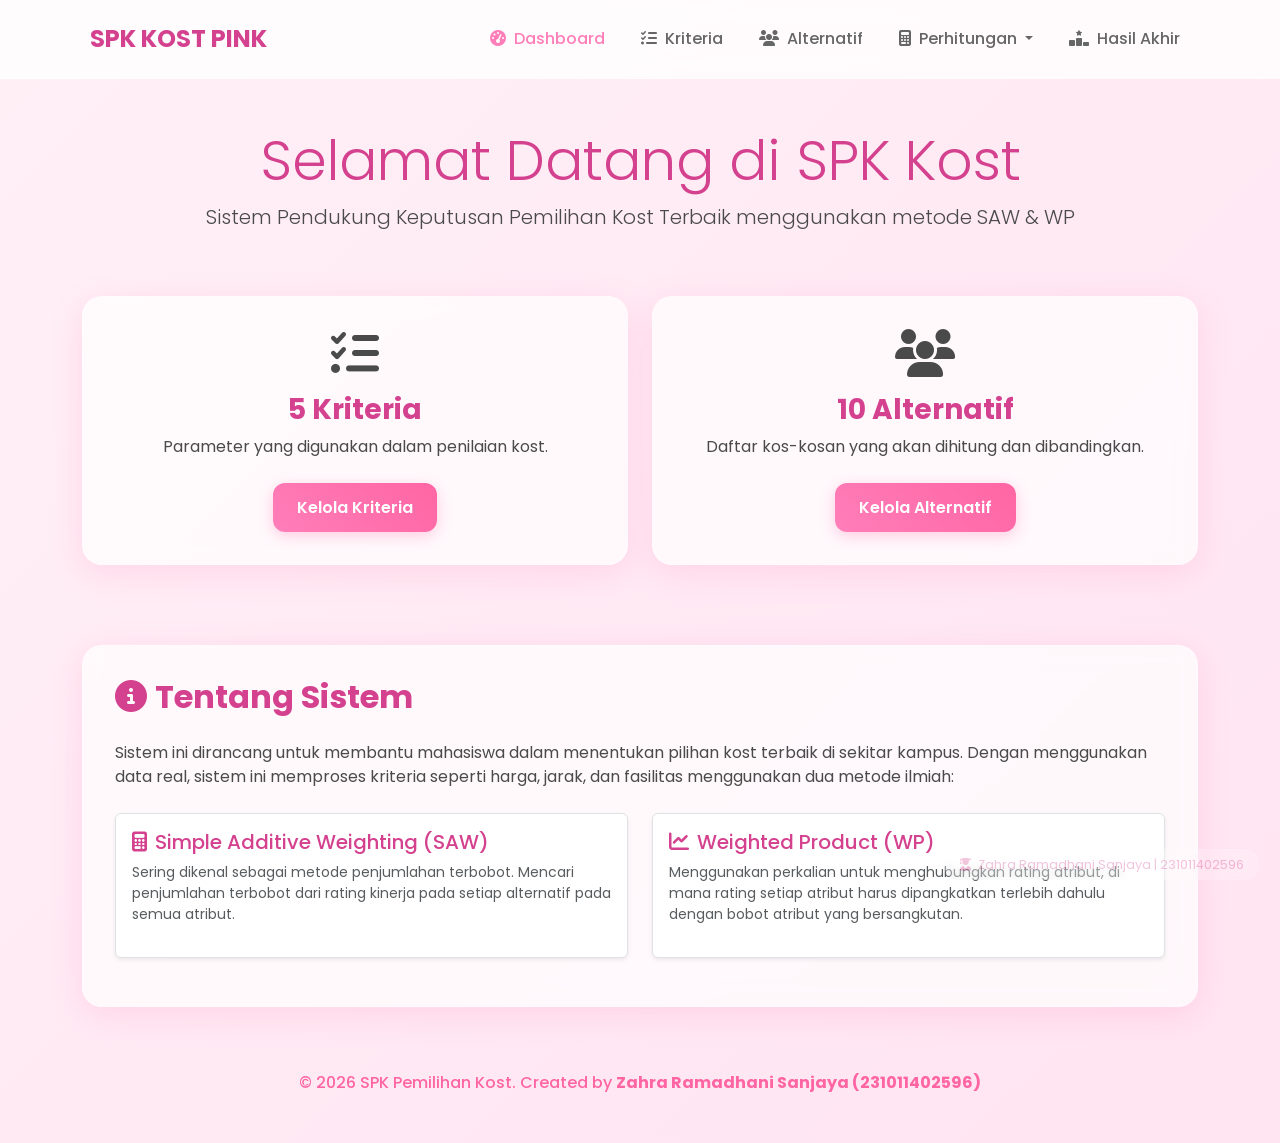
<file: index.html>
<!DOCTYPE html>
<html lang="id">

<head>
    <meta charset="UTF-8">
    <meta name="viewport" content="width=device-width, initial-scale=1.0">
    <title>SPK Pemilihan Kost - Pink Edition (Static)</title>
    <!-- Bootstrap 5 CSS -->
    <link href="https://cdn.jsdelivr.net/npm/bootstrap@5.3.0/dist/css/bootstrap.min.css" rel="stylesheet">
    <!-- Google Fonts -->
    <link href="https://fonts.googleapis.com/css2?family=Poppins:wght@300;400;500;600;700&display=swap"
        rel="stylesheet">
    <!-- Custom CSS -->
    <link rel="stylesheet" href="assets/css/style.css">
    <!-- Font Awesome -->
    <link rel="stylesheet" href="https://cdnjs.cloudflare.com/ajax/libs/font-awesome/6.4.0/css/all.min.css">
</head>

<body>
    <div id="main-content">
        <div class="row">
            <div class="col-md-12 text-center mb-5">
                <h1 class="display-4">Selamat Datang di SPK Kost</h1>
                <p class="lead">Sistem Pendukung Keputusan Pemilihan Kost Terbaik menggunakan metode SAW & WP</p>

            </div>
        </div>

        <div class="row text-center">
            <div class="col-md-6 mb-4">
                <div class="glass-card">
                    <i class="fas fa-list-check fa-3x mb-3 text-primary-pink"></i>
                    <h3 id="countK">0 Kriteria</h3>
                    <p>Parameter yang digunakan dalam penilaian kost.</p>
                    <a href="kriteria.html" class="btn btn-pink mt-2">Kelola Kriteria</a>
                </div>
            </div>
            <div class="col-md-6 mb-4">
                <div class="glass-card">
                    <i class="fas fa-users fa-3x mb-3 text-secondary-pink"></i>
                    <h3 id="countA">0 Alternatif</h3>
                    <p>Daftar kos-kosan yang akan dihitung dan dibandingkan.</p>
                    <a href="alternatif.html" class="btn btn-pink mt-2">Kelola Alternatif</a>
                </div>
            </div>
        </div>

        <div class="row mt-4">
            <div class="col-md-12">
                <div class="glass-card">
                    <h2 class="mb-4"><i class="fas fa-info-circle me-2"></i>Tentang Sistem</h2>
                    <p>Sistem ini dirancang untuk membantu mahasiswa dalam menentukan pilihan kost terbaik di sekitar
                        kampus.
                        Dengan menggunakan data real, sistem ini memproses kriteria seperti harga, jarak, dan fasilitas
                        menggunakan dua metode ilmiah:</p>
                    <div class="row mt-4">
                        <div class="col-md-6">
                            <div class="p-3 border rounded shadow-sm bg-white mb-3">
                                <h5 class="text-pink"><i class="fas fa-calculator me-2"></i>Simple Additive Weighting
                                    (SAW)</h5>
                                <p class="small text-muted">Sering dikenal sebagai metode penjumlahan terbobot. Mencari
                                    penjumlahan terbobot dari rating kinerja pada setiap alternatif pada semua atribut.
                                </p>
                            </div>
                        </div>
                        <div class="col-md-6">
                            <div class="p-3 border rounded shadow-sm bg-white mb-3">
                                <h5 class="text-pink"><i class="fas fa-chart-line me-2"></i>Weighted Product (WP)</h5>
                                <p class="small text-muted">Menggunakan perkalian untuk menghubungkan rating atribut, di
                                    mana
                                    rating setiap atribut harus dipangkatkan terlebih dahulu dengan bobot atribut yang
                                    bersangkutan.</p>
                            </div>
                        </div>
                    </div>
                </div>
            </div>
        </div>
    </div>

    <!-- Bootstrap 5 JS -->
    <script src="https://cdn.jsdelivr.net/npm/bootstrap@5.3.0/dist/js/bootstrap.bundle.min.js"></script>
    <!-- jQuery -->
    <script src="https://code.jquery.com/jquery-3.6.0.min.js"></script>
    <!-- Custom JS -->
    <script src="assets/js/data.js"></script>
    <script src="assets/js/layout.js"></script>
    <script>
        document.addEventListener('DOMContentLoaded', () => {
            document.getElementById('countK').innerText = DB.getKriteria().length + ' Kriteria';
            document.getElementById('countA').innerText = DB.getAlternatif().length + ' Alternatif';
        });
    </script>
</body>

</html>
</file>
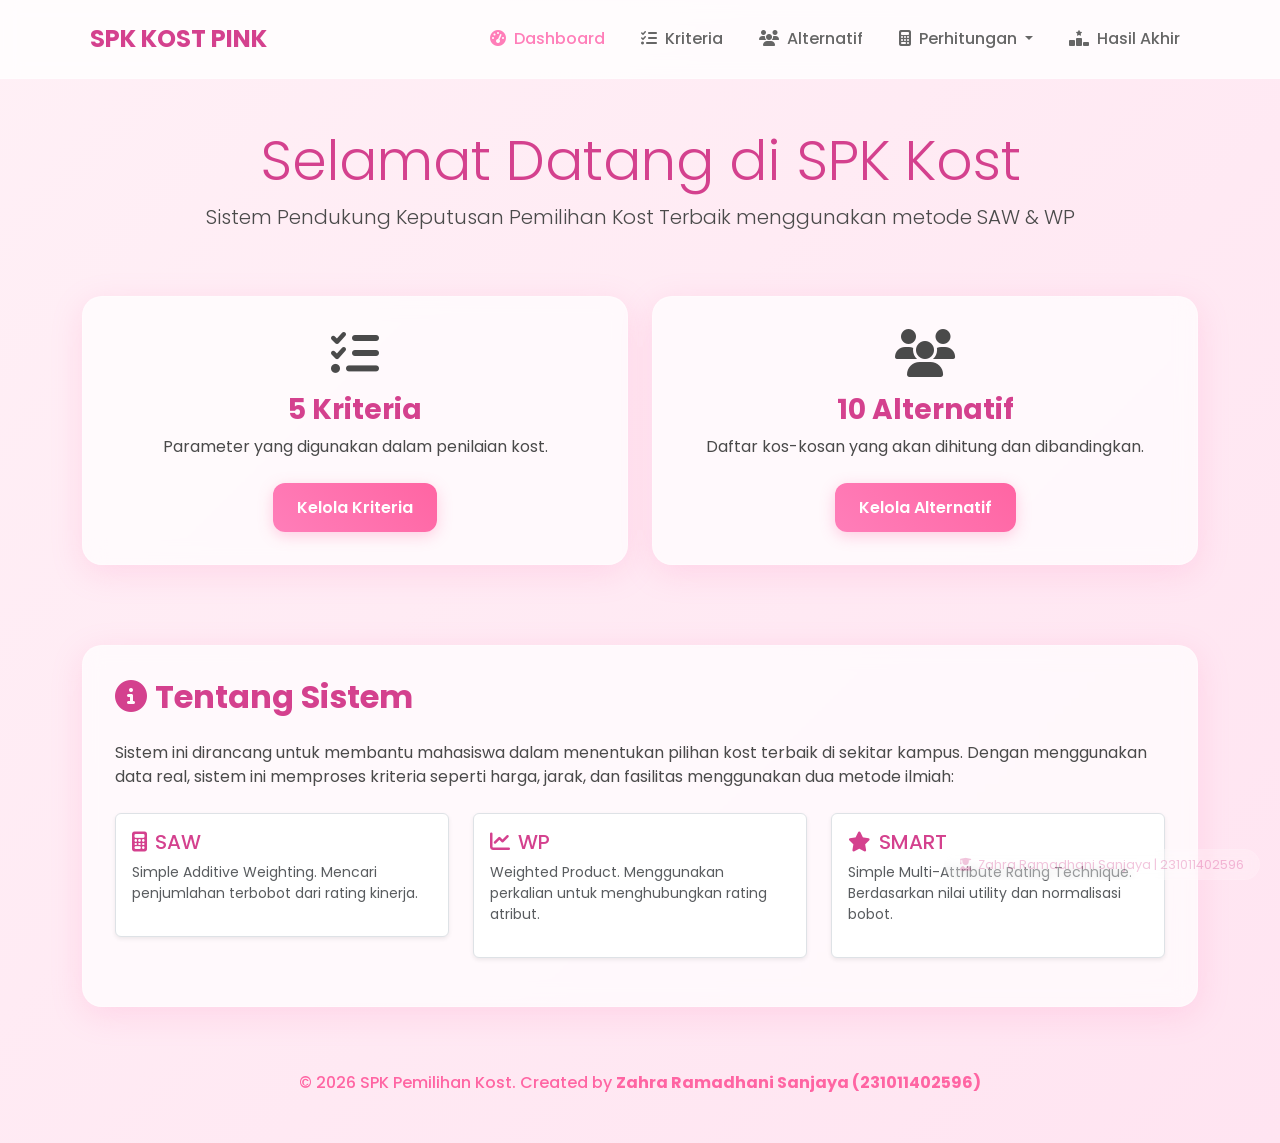
<file: web-spk-static/index.html>
<!DOCTYPE html>
<html lang="id">

<head>
    <meta charset="UTF-8">
    <meta name="viewport" content="width=device-width, initial-scale=1.0">
    <title>SPK Pemilihan Kost - Pink Edition (Static)</title>
    <!-- Bootstrap 5 CSS -->
    <link href="https://cdn.jsdelivr.net/npm/bootstrap@5.3.0/dist/css/bootstrap.min.css" rel="stylesheet">
    <!-- Google Fonts -->
    <link href="https://fonts.googleapis.com/css2?family=Poppins:wght@300;400;500;600;700&display=swap"
        rel="stylesheet">
    <!-- Custom CSS -->
    <link rel="stylesheet" href="assets/css/style.css">
    <!-- Font Awesome -->
    <link rel="stylesheet" href="https://cdnjs.cloudflare.com/ajax/libs/font-awesome/6.4.0/css/all.min.css">
</head>

<body>
    <div id="main-content">
        <div class="row">
            <div class="col-md-12 text-center mb-5">
                <h1 class="display-4">Selamat Datang di SPK Kost</h1>
                <p class="lead">Sistem Pendukung Keputusan Pemilihan Kost Terbaik menggunakan metode SAW & WP</p>

            </div>
        </div>

        <div class="row text-center">
            <div class="col-md-6 mb-4">
                <div class="glass-card">
                    <i class="fas fa-list-check fa-3x mb-3 text-primary-pink"></i>
                    <h3 id="countK">0 Kriteria</h3>
                    <p>Parameter yang digunakan dalam penilaian kost.</p>
                    <a href="kriteria.html" class="btn btn-pink mt-2">Kelola Kriteria</a>
                </div>
            </div>
            <div class="col-md-6 mb-4">
                <div class="glass-card">
                    <i class="fas fa-users fa-3x mb-3 text-secondary-pink"></i>
                    <h3 id="countA">0 Alternatif</h3>
                    <p>Daftar kos-kosan yang akan dihitung dan dibandingkan.</p>
                    <a href="alternatif.html" class="btn btn-pink mt-2">Kelola Alternatif</a>
                </div>
            </div>
        </div>

        <div class="row mt-4">
            <div class="col-md-12">
                <div class="glass-card">
                    <h2 class="mb-4"><i class="fas fa-info-circle me-2"></i>Tentang Sistem</h2>
                    <p>Sistem ini dirancang untuk membantu mahasiswa dalam menentukan pilihan kost terbaik di sekitar
                        kampus.
                        Dengan menggunakan data real, sistem ini memproses kriteria seperti harga, jarak, dan fasilitas
                        menggunakan dua metode ilmiah:</p>
                    <div class="row mt-4">
                        <div class="col-md-4">
                            <div class="p-3 border rounded shadow-sm bg-white mb-3">
                                <h5 class="text-pink"><i class="fas fa-calculator me-2"></i>SAW</h5>
                                <p class="small text-muted">Simple Additive Weighting. Mencari penjumlahan terbobot dari rating kinerja.</p>
                            </div>
                        </div>
                        <div class="col-md-4">
                            <div class="p-3 border rounded shadow-sm bg-white mb-3">
                                <h5 class="text-pink"><i class="fas fa-chart-line me-2"></i>WP</h5>
                                <p class="small text-muted">Weighted Product. Menggunakan perkalian untuk menghubungkan rating atribut.</p>
                            </div>
                        </div>
                        <div class="col-md-4">
                            <div class="p-3 border rounded shadow-sm bg-white mb-3">
                                <h5 class="text-pink"><i class="fas fa-star me-2"></i>SMART</h5>
                                <p class="small text-muted">Simple Multi-Attribute Rating Technique. Berdasarkan nilai utility dan normalisasi bobot.</p>
                            </div>
                        </div>
                    </div>
                </div>
            </div>
        </div>
    </div>

    <!-- Bootstrap 5 JS -->
    <script src="https://cdn.jsdelivr.net/npm/bootstrap@5.3.0/dist/js/bootstrap.bundle.min.js"></script>
    <!-- jQuery -->
    <script src="https://code.jquery.com/jquery-3.6.0.min.js"></script>
    <!-- Custom JS -->
    <script src="assets/js/data.js"></script>
    <script src="assets/js/layout.js"></script>
    <script>
        document.addEventListener('DOMContentLoaded', () => {
            document.getElementById('countK').innerText = DB.getKriteria().length + ' Kriteria';
            document.getElementById('countA').innerText = DB.getAlternatif().length + ' Alternatif';
        });
    </script>
</body>

</html>
</file>
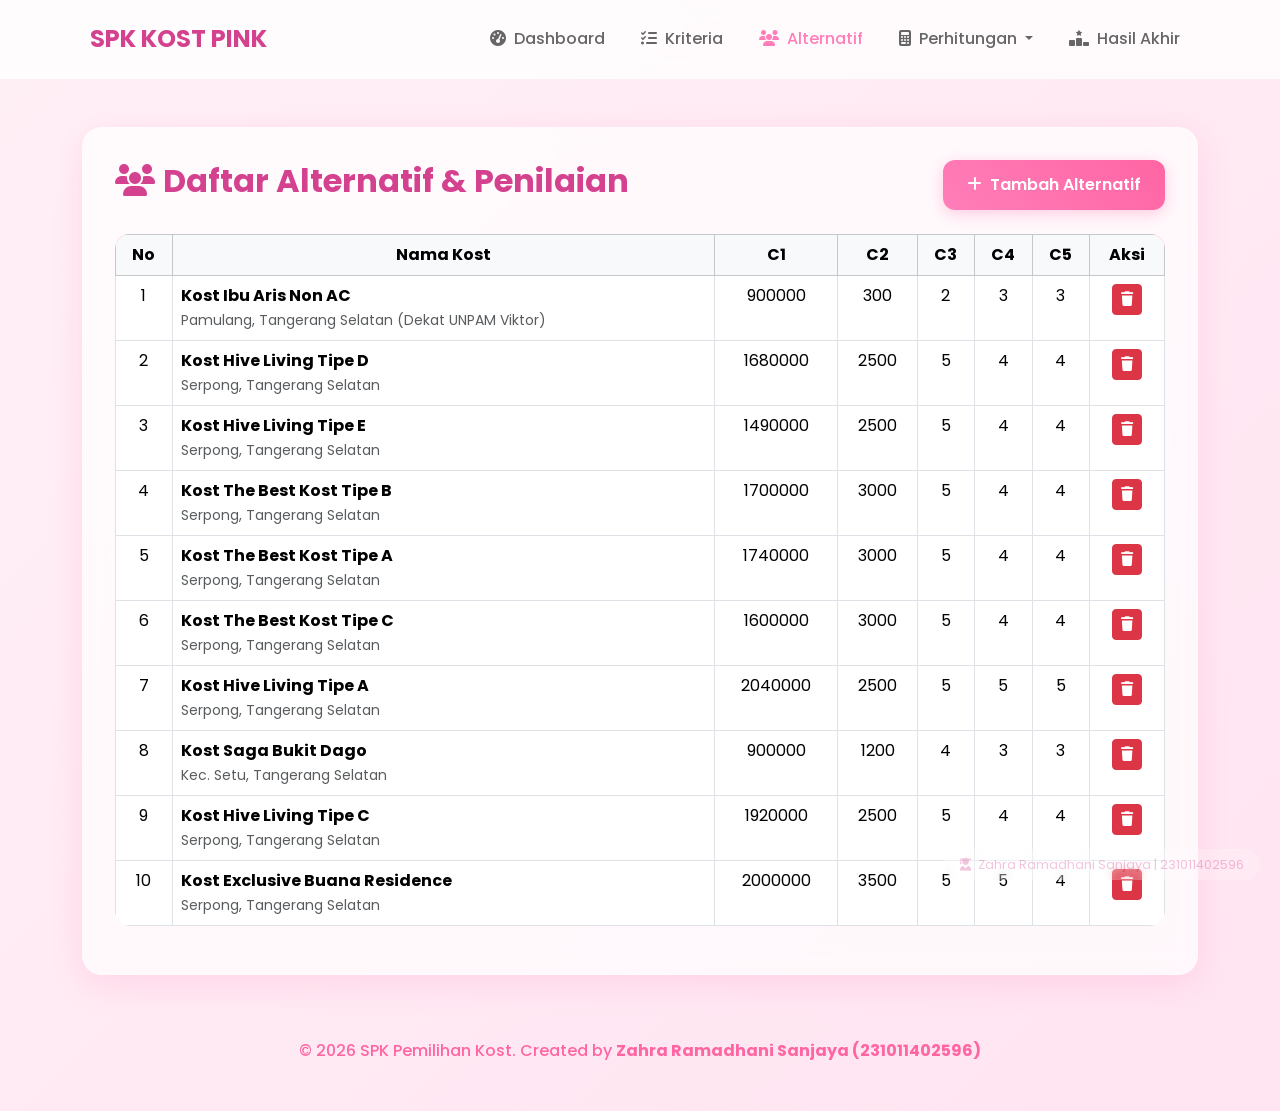
<file: alternatif.html>
<!DOCTYPE html>
<html lang="id">
<head>
    <meta charset="UTF-8">
    <meta name="viewport" content="width=device-width, initial-scale=1.0">
    <title>Kelola Alternatif - SPK Kost</title>
    <link href="https://cdn.jsdelivr.net/npm/bootstrap@5.3.0/dist/css/bootstrap.min.css" rel="stylesheet">
    <link href="https://fonts.googleapis.com/css2?family=Poppins:wght@300;400;500;600;700&display=swap" rel="stylesheet">
    <link rel="stylesheet" href="assets/css/style.css">
    <link rel="stylesheet" href="https://cdnjs.cloudflare.com/ajax/libs/font-awesome/6.4.0/css/all.min.css">
</head>
<body>
    <div id="main-content">
        <div class="row">
            <div class="col-md-12">
                <div class="glass-card">
                    <div class="d-flex justify-content-between align-items-center mb-4">
                        <h2><i class="fas fa-users me-2"></i>Daftar Alternatif & Penilaian</h2>
                        <button class="btn btn-pink" data-bs-toggle="modal" data-bs-target="#addModal">
                            <i class="fas fa-plus me-1"></i> Tambah Alternatif
                        </button>
                    </div>

                    <div class="table-responsive">
                        <table class="table table-bordered table-hover">
                            <thead class="table-light text-center">
                                <tr id="table-header">
                                    <th>No</th>
                                    <th>Nama Kost</th>
                                    <!-- Criteria columns will be injected -->
                                    <th width="100">Aksi</th>
                                </tr>
                            </thead>
                            <tbody id="alternatif-list">
                                <!-- Data injected here -->
                            </tbody>
                        </table>
                    </div>
                </div>
            </div>
        </div>
    </div>

    <!-- Add Modal -->
    <div class="modal fade" id="addModal" tabindex="-1">
        <div class="modal-dialog modal-lg">
            <div class="modal-content">
                <div class="modal-header bg-pink text-white">
                    <h5 class="modal-title">Tambah Alternatif & Penilaian</h5>
                    <button type="button" class="btn-close btn-close-white" data-bs-dismiss="modal"></button>
                </div>
                <form id="add-form">
                    <div class="modal-body">
                        <div class="row">
                            <div class="col-md-6 mb-3">
                                <label class="form-label fw-bold">Nama Kost</label>
                                <input type="text" name="nama" class="form-control" required placeholder="Contoh: Kost Mawar">
                            </div>
                            <div class="col-md-6 mb-3">
                                <label class="form-label fw-bold">Alamat</label>
                                <input type="text" name="alamat" class="form-control" required placeholder="Jl. Raya No. 123">
                            </div>
                        </div>
                        <hr>
                        <h5>Input Nilai Kriteria</h5>
                        <div id="criteria-inputs" class="row">
                            <!-- Criteria inputs injected here -->
                        </div>
                    </div>
                    <div class="modal-footer">
                        <button type="button" class="btn btn-secondary" data-bs-dismiss="modal">Batal</button>
                        <button type="submit" class="btn btn-pink">Simpan</button>
                    </div>
                </form>
            </div>
        </div>
    </div>

    <script src="https://cdn.jsdelivr.net/npm/bootstrap@5.3.0/dist/js/bootstrap.bundle.min.js"></script>
    <script src="https://code.jquery.com/jquery-3.6.0.min.js"></script>
    <script src="assets/js/data.js"></script>
    <script src="assets/js/layout.js"></script>
    <script>
        const criteria = DB.getKriteria();

        function renderHeader() {
            const header = document.getElementById('table-header');
            header.innerHTML = `<th>No</th><th>Nama Kost</th>`;
            criteria.forEach(k => {
                header.innerHTML += `<th title="${k.nama}">${k.kode}</th>`;
            });
            header.innerHTML += `<th>Aksi</th>`;
        }

        function renderInputs() {
            const container = document.getElementById('criteria-inputs');
            container.innerHTML = '';
            criteria.forEach(k => {
                container.innerHTML += `
                    <div class="col-md-4 mb-3">
                        <label class="form-label">${k.kode} - ${k.nama}</label>
                        <input type="number" name="crit_${k.id}" class="form-control" step="any" required>
                    </div>
                `;
            });
        }

        function renderAlternatif() {
            const alternatif = DB.getAlternatif();
            const penilaian = DB.getPenilaian();
            const tbody = document.getElementById('alternatif-list');
            tbody.innerHTML = '';

            alternatif.forEach((a, index) => {
                let row = `
                    <tr>
                        <td class="text-center">${index + 1}</td>
                        <td>
                            <strong>${a.nama}</strong><br>
                            <small class="text-muted">${a.alamat}</small>
                        </td>
                `;

                criteria.forEach(k => {
                    const p = penilaian.find(item => item.id_alternatif === a.id && item.id_kriteria === k.id);
                    row += `<td class="text-center">${p ? p.nilai : '-'}</td>`;
                });

                row += `
                        <td class="text-center">
                            <button class="btn btn-sm btn-danger" onclick="deleteAlternatif(${a.id})">
                                <i class="fas fa-trash"></i>
                            </button>
                        </td>
                    </tr>
                `;
                tbody.innerHTML += row;
            });
        }

        document.getElementById('add-form').addEventListener('submit', function(e) {
            e.preventDefault();
            const formData = new FormData(this);
            const altList = DB.getAlternatif();
            const penList = DB.getPenilaian();
            
            const altId = Date.now();
            const newAlt = {
                id: altId,
                nama: formData.get('nama'),
                alamat: formData.get('alamat')
            };

            altList.push(newAlt);
            
            criteria.forEach(k => {
                penList.push({
                    id_alternatif: altId,
                    id_kriteria: k.id,
                    nilai: parseFloat(formData.get(`crit_${k.id}`))
                });
            });

            DB.setAlternatif(altList);
            DB.setPenilaian(penList);
            
            bootstrap.Modal.getInstance(document.getElementById('addModal')).hide();
            this.reset();
            renderAlternatif();
        });

        window.deleteAlternatif = (id) => {
            if (confirm('Yakin ingin menghapus alternatif ini?')) {
                const altList = DB.getAlternatif().filter(a => a.id !== id);
                const penList = DB.getPenilaian().filter(p => p.id_alternatif !== id);
                DB.setAlternatif(altList);
                DB.setPenilaian(penList);
                renderAlternatif();
            }
        };

        document.addEventListener('DOMContentLoaded', () => {
            renderHeader();
            renderInputs();
            renderAlternatif();
        });
    </script>
</body>
</html>
</file>
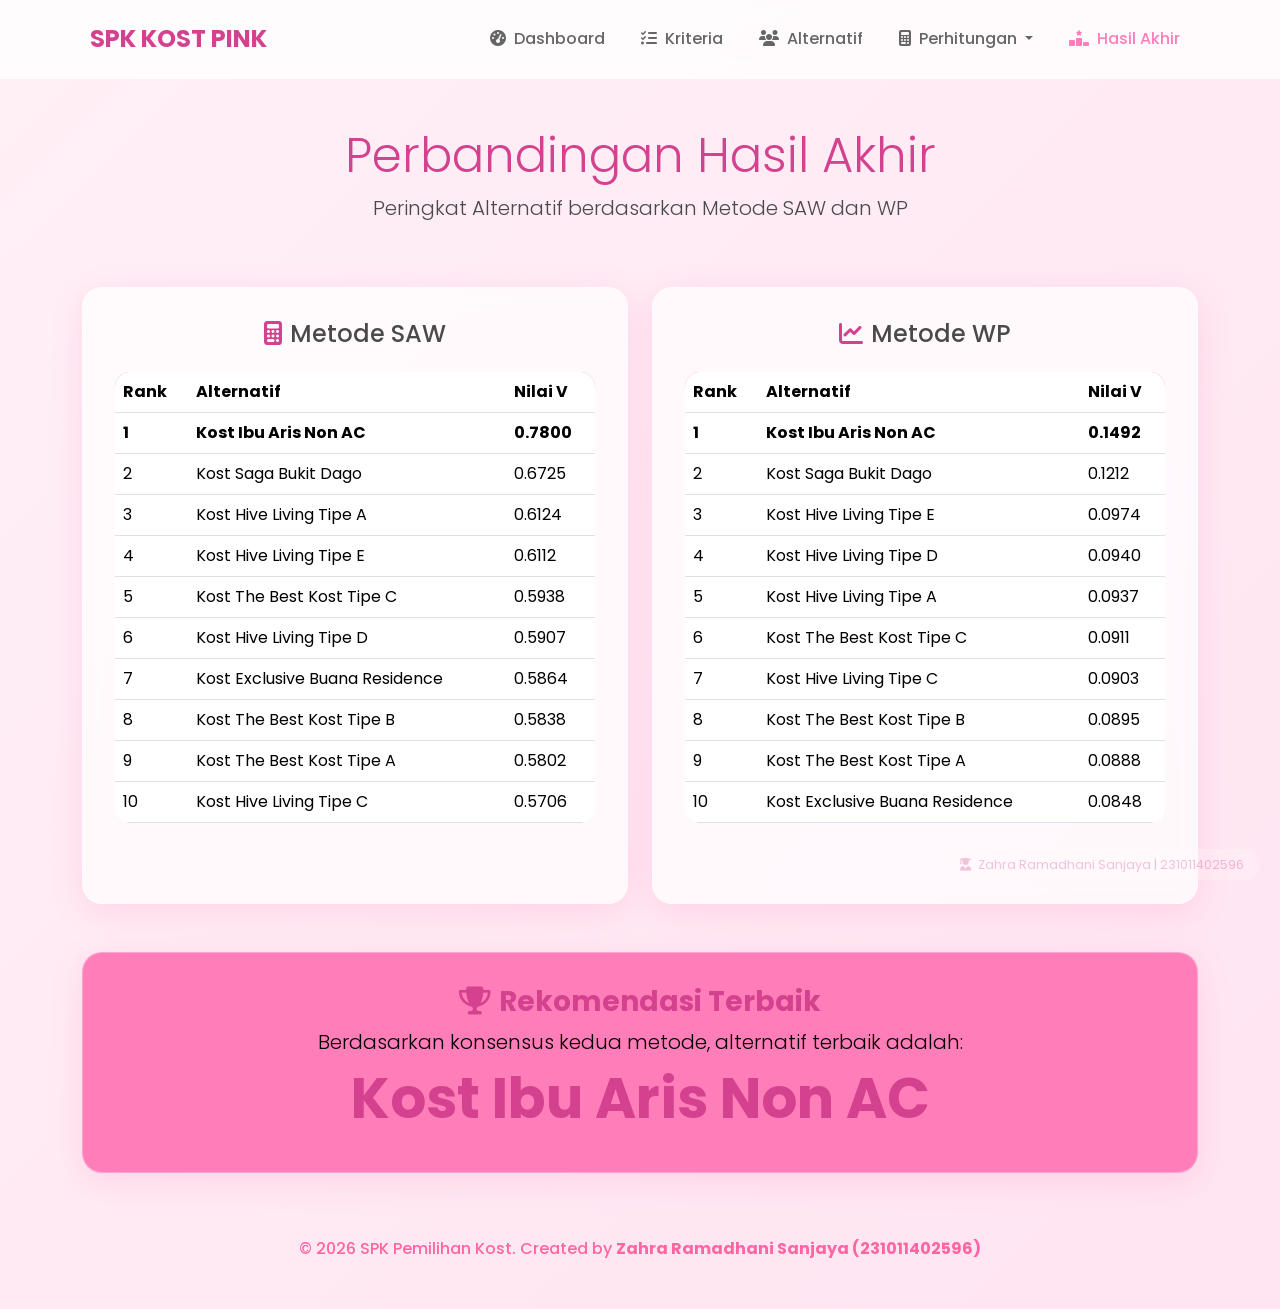
<file: hasil.html>
<!DOCTYPE html>
<html lang="id">
<head>
    <meta charset="UTF-8">
    <meta name="viewport" content="width=device-width, initial-scale=1.0">
    <title>Hasil Akhir - SPK Kost</title>
    <link href="https://cdn.jsdelivr.net/npm/bootstrap@5.3.0/dist/css/bootstrap.min.css" rel="stylesheet">
    <link href="https://fonts.googleapis.com/css2?family=Poppins:wght@300;400;500;600;700&display=swap" rel="stylesheet">
    <link rel="stylesheet" href="assets/css/style.css">
    <link rel="stylesheet" href="https://cdnjs.cloudflare.com/ajax/libs/font-awesome/6.4.0/css/all.min.css">
</head>
<body>
    <div id="main-content">
        <div class="row">
            <div class="col-md-12 text-center mb-5">
                <h2 class="display-5">Perbandingan Hasil Akhir</h2>
                <p class="lead">Peringkat Alternatif berdasarkan Metode SAW dan WP</p>
            </div>
        </div>

        <div class="row">
            <!-- SAW Results -->
            <div class="col-md-6 mb-4">
                <div class="glass-card h-100">
                    <h4 class="text-center mb-4"><i class="fas fa-calculator me-2 text-pink"></i>Metode SAW</h4>
                    <div class="table-responsive">
                        <table class="table table-hover">
                            <thead class="bg-pink text-white">
                                <tr>
                                    <th>Rank</th>
                                    <th>Alternatif</th>
                                    <th>Nilai V</th>
                                </tr>
                            </thead>
                            <tbody id="body-saw"></tbody>
                        </table>
                    </div>
                </div>
            </div>

            <!-- WP Results -->
            <div class="col-md-6 mb-4">
                <div class="glass-card h-100">
                    <h4 class="text-center mb-4"><i class="fas fa-chart-line me-2 text-pink"></i>Metode WP</h4>
                    <div class="table-responsive">
                        <table class="table table-hover">
                            <thead class="bg-pink text-white">
                                <tr>
                                    <th>Rank</th>
                                    <th>Alternatif</th>
                                    <th>Nilai V</th>
                                </tr>
                            </thead>
                            <tbody id="body-wp"></tbody>
                        </table>
                    </div>
                </div>
            </div>
        </div>

        <div class="row mt-4">
            <div class="col-md-12">
                <div class="glass-card bg-pink text-white text-center">
                    <h3><i class="fas fa-trophy me-2"></i>Rekomendasi Terbaik</h3>
                    <p class="lead mb-0">Berdasarkan konsensus kedua metode, alternatif terbaik adalah:</p>
                    <h1 class="display-4 fw-bold mt-2" id="best-alt">-</h1>
                </div>
            </div>
        </div>
    </div>

    <script src="https://cdn.jsdelivr.net/npm/bootstrap@5.3.0/dist/js/bootstrap.bundle.min.js"></script>
    <script src="https://code.jquery.com/jquery-3.6.0.min.js"></script>
    <script src="assets/js/data.js"></script>
    <script src="assets/js/layout.js"></script>
    <script>
        document.addEventListener('DOMContentLoaded', () => {
            const saw = calculateSAW();
            const wp = calculateWP();

            const bodySaw = document.getElementById('body-saw');
            saw.ranks.forEach((r, index) => {
                bodySaw.innerHTML += `
                    <tr class="${index === 0 ? 'table-pink fw-bold' : ''}">
                        <td>${index + 1}</td>
                        <td>${r.nama}</td>
                        <td>${r.value.toFixed(4)}</td>
                    </tr>
                `;
            });

            const bodyWp = document.getElementById('body-wp');
            wp.ranks.forEach((r, index) => {
                bodyWp.innerHTML += `
                    <tr class="${index === 0 ? 'table-pink fw-bold' : ''}">
                        <td>${index + 1}</td>
                        <td>${r.nama}</td>
                        <td>${r.v.toFixed(4)}</td>
                    </tr>
                `;
            });

            // Logic for best consensus
            // Simply take the one that is #1 in SAW or WP, if they differ, mention both.
            if (saw.ranks[0].id === wp.ranks[0].id) {
                document.getElementById('best-alt').innerText = saw.ranks[0].nama;
            } else {
                document.getElementById('best-alt').innerText = `${saw.ranks[0].nama} (SAW) / ${wp.ranks[0].nama} (WP)`;
                document.getElementById('best-alt').style.fontSize = '2.5rem';
            }
        });
    </script>
</body>
</html>
</file>
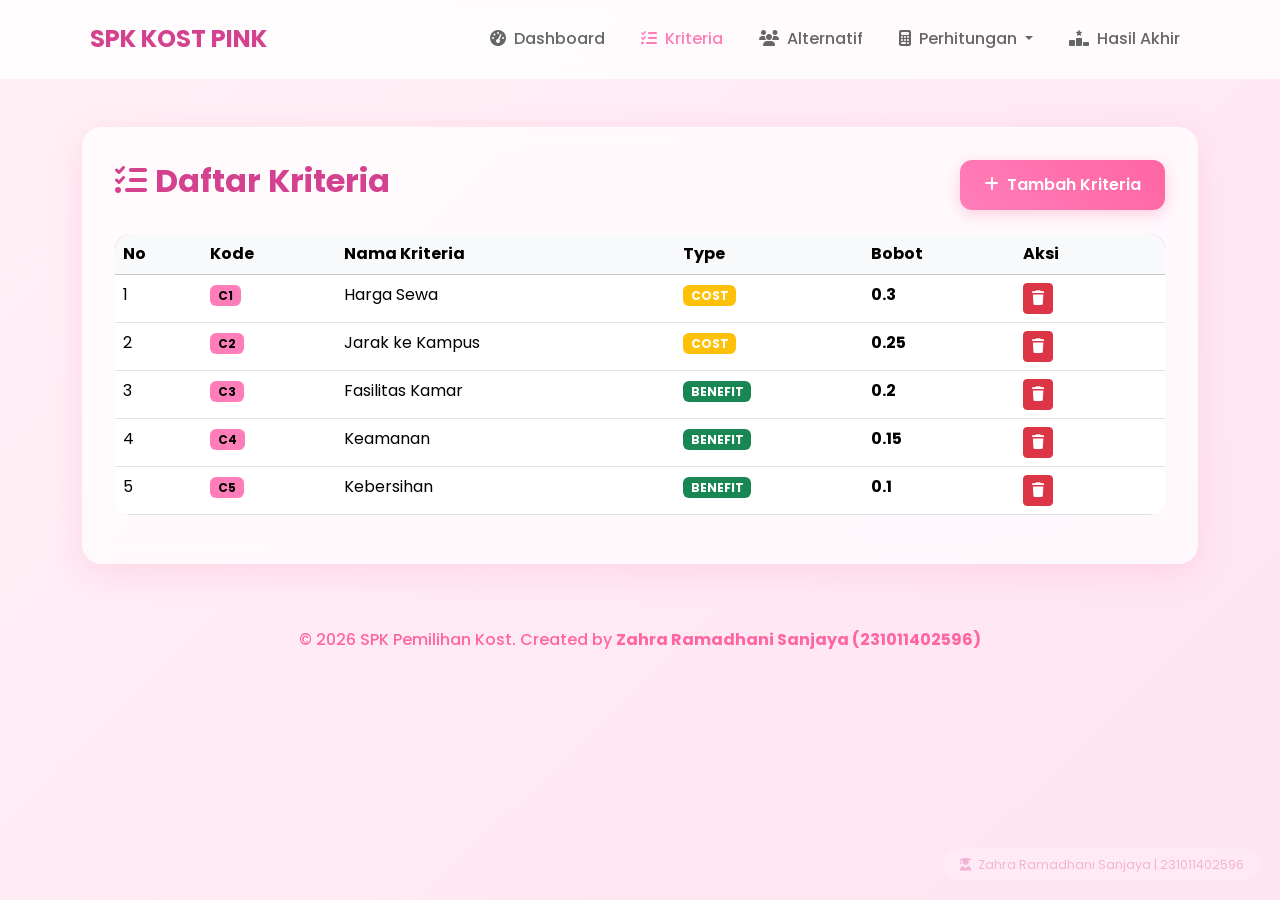
<file: kriteria.html>
<!DOCTYPE html>
<html lang="id">
<head>
    <meta charset="UTF-8">
    <meta name="viewport" content="width=device-width, initial-scale=1.0">
    <title>Kelola Kriteria - SPK Kost</title>
    <link href="https://cdn.jsdelivr.net/npm/bootstrap@5.3.0/dist/css/bootstrap.min.css" rel="stylesheet">
    <link href="https://fonts.googleapis.com/css2?family=Poppins:wght@300;400;500;600;700&display=swap" rel="stylesheet">
    <link rel="stylesheet" href="assets/css/style.css">
    <link rel="stylesheet" href="https://cdnjs.cloudflare.com/ajax/libs/font-awesome/6.4.0/css/all.min.css">
</head>
<body>
    <div id="main-content">
        <div class="row">
            <div class="col-md-12">
                <div class="glass-card">
                    <div class="d-flex justify-content-between align-items-center mb-4">
                        <h2><i class="fas fa-list-check me-2"></i>Daftar Kriteria</h2>
                        <button class="btn btn-pink" data-bs-toggle="modal" data-bs-target="#addModal">
                            <i class="fas fa-plus me-1"></i> Tambah Kriteria
                        </button>
                    </div>

                    <div class="table-responsive">
                        <table class="table table-hover">
                            <thead class="table-light">
                                <tr>
                                    <th>No</th>
                                    <th>Kode</th>
                                    <th>Nama Kriteria</th>
                                    <th>Type</th>
                                    <th>Bobot</th>
                                    <th width="150">Aksi</th>
                                </tr>
                            </thead>
                            <tbody id="criteria-list">
                                <!-- Data will be loaded here via JS -->
                            </tbody>
                        </table>
                    </div>
                </div>
            </div>
        </div>
    </div>

    <!-- Add Modal -->
    <div class="modal fade" id="addModal" tabindex="-1">
        <div class="modal-dialog">
            <div class="modal-content">
                <div class="modal-header bg-pink text-white">
                    <h5 class="modal-title">Tambah Kriteria Baru</h5>
                    <button type="button" class="btn-close btn-close-white" data-bs-dismiss="modal"></button>
                </div>
                <form id="add-form">
                    <div class="modal-body">
                        <div class="mb-3">
                            <label class="form-label">Kode Kriteria (Contoh: C1)</label>
                            <input type="text" name="kode" class="form-control" required placeholder="C1">
                        </div>
                        <div class="mb-3">
                            <label class="form-label">Nama Kriteria</label>
                            <input type="text" name="nama" class="form-control" required placeholder="Harga Sewa">
                        </div>
                        <div class="mb-3">
                            <label class="form-label">Tipe Kriteria</label>
                            <select name="type" class="form-select" required>
                                <option value="benefit">Benefit</option>
                                <option value="cost">Cost</option>
                            </select>
                        </div>
                        <div class="mb-3">
                            <label class="form-label">Bobot (0 - 1)</label>
                            <input type="number" name="bobot" step="0.01" min="0" max="1" class="form-control" required placeholder="0.25">
                        </div>
                    </div>
                    <div class="modal-footer">
                        <button type="button" class="btn btn-secondary" data-bs-dismiss="modal">Batal</button>
                        <button type="submit" class="btn btn-pink">Simpan</button>
                    </div>
                </form>
            </div>
        </div>
    </div>

    <script src="https://cdn.jsdelivr.net/npm/bootstrap@5.3.0/dist/js/bootstrap.bundle.min.js"></script>
    <script src="https://code.jquery.com/jquery-3.6.0.min.js"></script>
    <script src="assets/js/data.js"></script>
    <script src="assets/js/layout.js"></script>
    <script>
        function renderCriteria() {
            const criteria = DB.getKriteria();
            const tbody = document.getElementById('criteria-list');
            tbody.innerHTML = '';
            
            criteria.forEach((k, index) => {
                tbody.innerHTML += `
                    <tr>
                        <td>${index + 1}</td>
                        <td><span class="badge bg-pink">${k.kode}</span></td>
                        <td>${k.nama}</td>
                        <td>
                            <span class="badge ${k.type === 'benefit' ? 'bg-success' : 'bg-warning'} text-white">
                                ${k.type.toUpperCase()}
                            </span>
                        </td>
                        <td class="fw-bold">${k.bobot}</td>
                        <td>
                            <button class="btn btn-sm btn-danger" onclick="deleteCriteria(${k.id})">
                                <i class="fas fa-trash"></i>
                            </button>
                        </td>
                    </tr>
                `;
            });
        }

        document.getElementById('add-form').addEventListener('submit', function(e) {
            e.preventDefault();
            const formData = new FormData(this);
            const criteria = DB.getKriteria();
            
            const newK = {
                id: Date.now(),
                kode: formData.get('kode'),
                nama: formData.get('nama'),
                type: formData.get('type'),
                bobot: parseFloat(formData.get('bobot'))
            };

            criteria.push(newK);
            DB.setKriteria(criteria);
            
            bootstrap.Modal.getInstance(document.getElementById('addModal')).hide();
            this.reset();
            renderCriteria();
        });

        window.deleteCriteria = (id) => {
            if (confirm('Yakin ingin menghapus kriteria ini?')) {
                const criteria = DB.getKriteria().filter(k => k.id !== id);
                DB.setKriteria(criteria);
                renderCriteria();
            }
        };

        document.addEventListener('DOMContentLoaded', renderCriteria);
    </script>
</body>
</html>
</file>
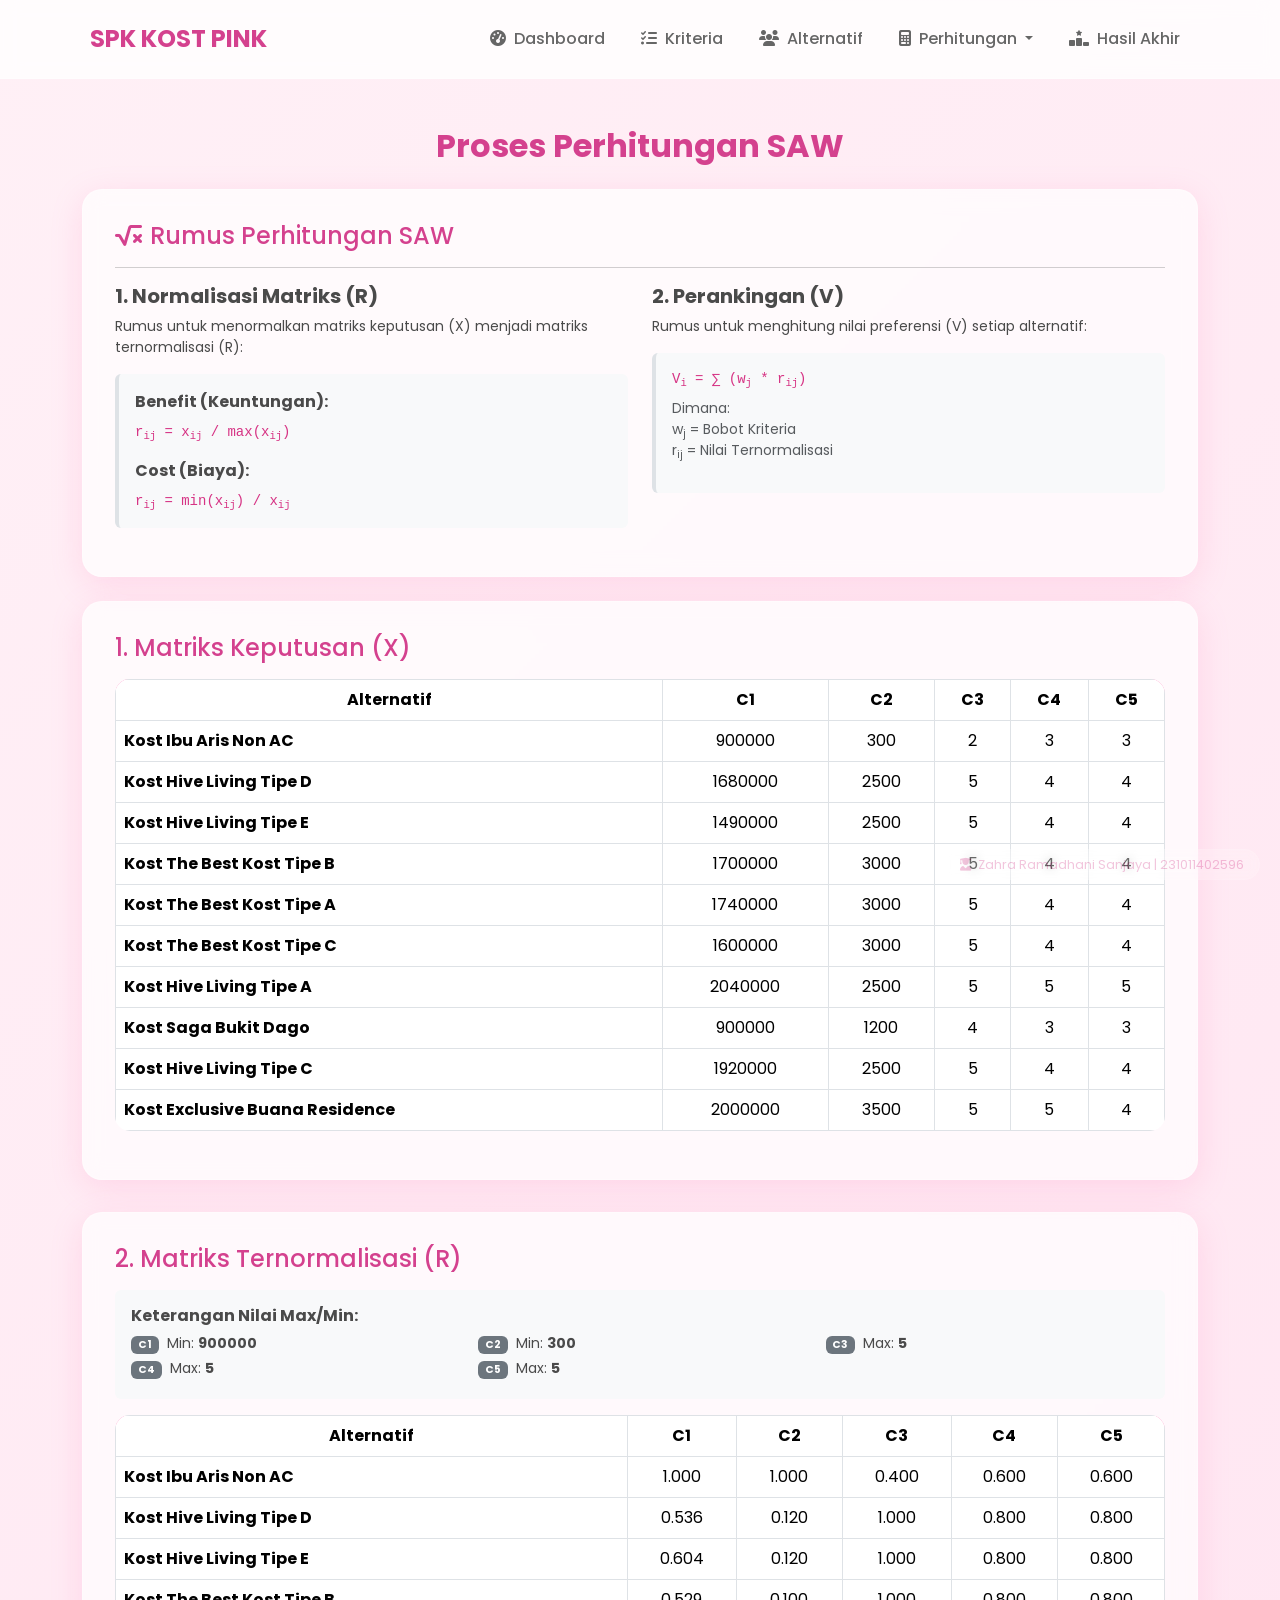
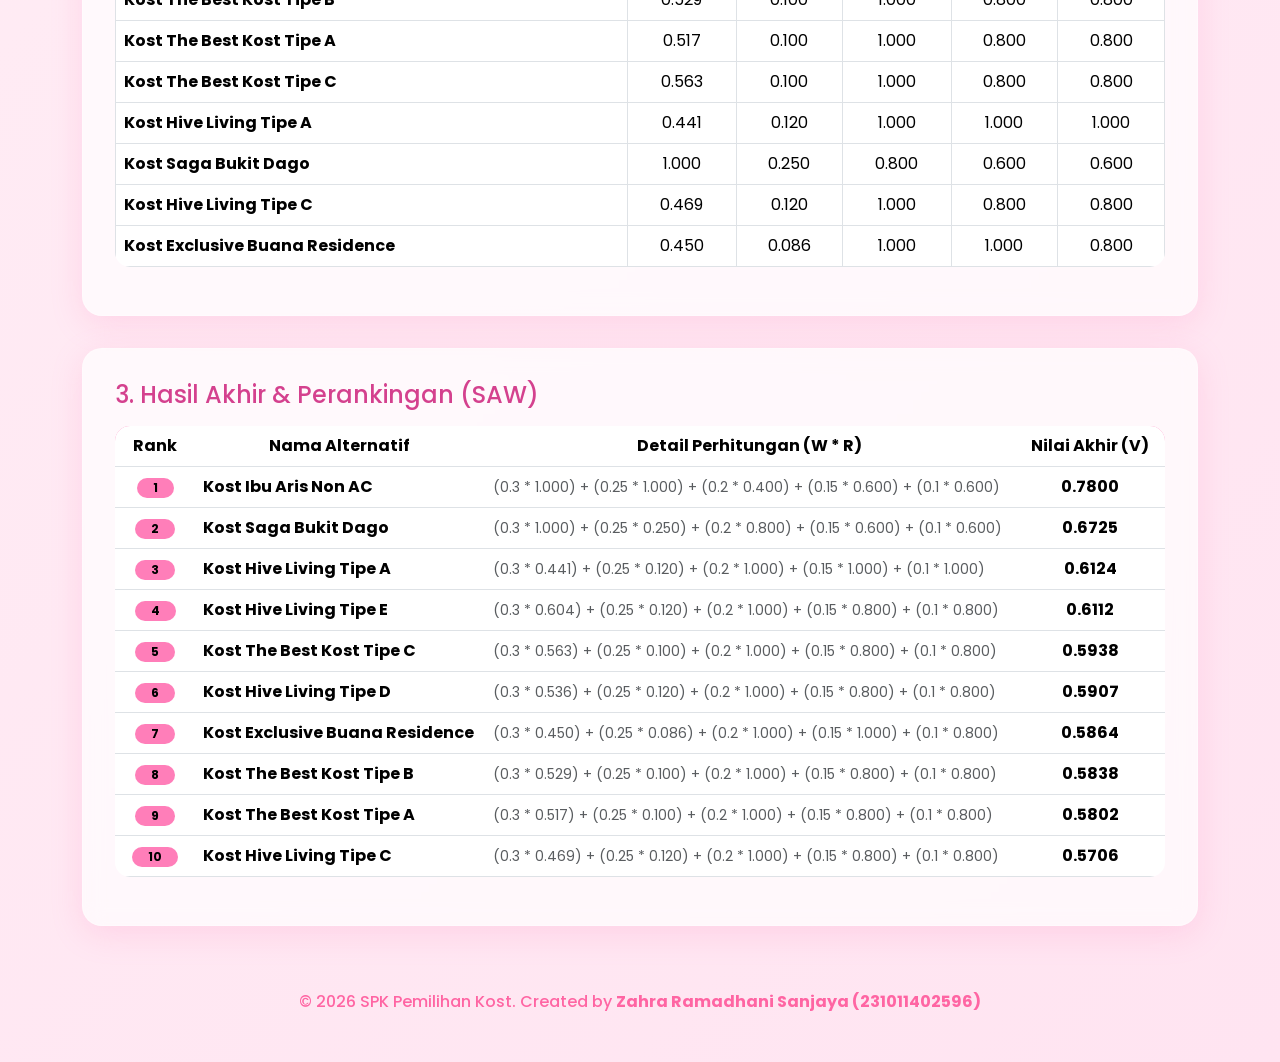
<file: perhitungan_saw.html>
<!DOCTYPE html>
<html lang="id">
<head>
    <meta charset="UTF-8">
    <meta name="viewport" content="width=device-width, initial-scale=1.0">
    <title>Perhitungan SAW - SPK Kost</title>
    <link href="https://cdn.jsdelivr.net/npm/bootstrap@5.3.0/dist/css/bootstrap.min.css" rel="stylesheet">
    <link href="https://fonts.googleapis.com/css2?family=Poppins:wght@300;400;500;600;700&display=swap" rel="stylesheet">
    <link rel="stylesheet" href="assets/css/style.css">
    <link rel="stylesheet" href="https://cdnjs.cloudflare.com/ajax/libs/font-awesome/6.4.0/css/all.min.css">
</head>
<body>
    <div id="main-content">
        <div class="row">
            <div class="col-md-12">
                <h2 class="mb-4 text-center text-pink fw-bold">Proses Perhitungan SAW</h2>

                <!-- Formula Section -->
                <div class="glass-card mb-4">
                    <h4 class="text-pink mb-3"><i class="fas fa-square-root-variable me-2"></i>Rumus Perhitungan SAW</h4>
                    <hr>
                    <div class="row">
                        <div class="col-md-6">
                            <h5 class="fw-bold">1. Normalisasi Matriks (R)</h5>
                            <p class="small">Rumus untuk menormalkan matriks keputusan (X) menjadi matriks ternormalisasi (R):</p>
                            <div class="math-box p-3 bg-light rounded mb-3 border-start border-pink border-4">
                                <p class="mb-2"><strong>Benefit (Keuntungan):</strong></p>
                                <code class="d-block mb-3">r<sub>ij</sub> = x<sub>ij</sub> / max(x<sub>ij</sub>)</code>
                                <p class="mb-2"><strong>Cost (Biaya):</strong></p>
                                <code class="d-block">r<sub>ij</sub> = min(x<sub>ij</sub>) / x<sub>ij</sub></code>
                            </div>
                        </div>
                        <div class="col-md-6">
                            <h5 class="fw-bold">2. Perankingan (V)</h5>
                            <p class="small">Rumus untuk menghitung nilai preferensi (V) setiap alternatif:</p>
                            <div class="math-box p-3 bg-light rounded border-start border-pink border-4">
                                <code class="d-block mb-2">V<sub>i</sub> = &sum; (w<sub>j</sub> * r<sub>ij</sub>)</code>
                                <p class="small text-muted mt-2">Dimana:<br>
                                w<sub>j</sub> = Bobot Kriteria<br>
                                r<sub>ij</sub> = Nilai Ternormalisasi</p>
                            </div>
                        </div>
                    </div>
                </div>
                
                <!-- Step 1: Matrix X -->
                <div class="glass-card">
                    <h4 class="mb-3 text-pink">1. Matriks Keputusan (X)</h4>
                    <div class="table-responsive">
                        <table class="table table-bordered text-center align-middle">
                            <thead class="table-pink">
                                <tr id="header-x"></tr>
                            </thead>
                            <tbody id="body-x"></tbody>
                        </table>
                    </div>
                </div>

                <!-- Step 2: Normalization (R) -->
                <div class="glass-card">
                    <h4 class="mb-3 text-pink">2. Matriks Ternormalisasi (R)</h4>
                    <div id="normalization-info" class="mb-3 p-3 bg-light rounded small">
                        <h6 class="fw-bold mb-2">Keterangan Nilai Max/Min:</h6>
                        <ul id="crit-info-list" class="mb-0 list-unstyled row"></ul>
                    </div>
                    <div class="table-responsive">
                        <table class="table table-bordered text-center align-middle">
                            <thead class="table-pink">
                                <tr id="header-r"></tr>
                            </thead>
                            <tbody id="body-r"></tbody>
                        </table>
                    </div>
                </div>

                <!-- Step 3: Ranking -->
                <div class="glass-card">
                    <h4 class="mb-3 text-pink">3. Hasil Akhir & Perankingan (SAW)</h4>
                    <div class="table-responsive">
                        <table class="table table-hover text-center align-middle">
                            <thead class="bg-pink text-white">
                                <tr>
                                    <th style="width: 80px;">Rank</th>
                                    <th>Nama Alternatif</th>
                                    <th>Detail Perhitungan (W * R)</th>
                                    <th style="width: 150px;">Nilai Akhir (V)</th>
                                </tr>
                            </thead>
                            <tbody id="body-rank"></tbody>
                        </table>
                    </div>
                </div>
            </div>
        </div>
    </div>

    <script src="https://cdn.jsdelivr.net/npm/bootstrap@5.3.0/dist/js/bootstrap.bundle.min.js"></script>
    <script src="https://code.jquery.com/jquery-3.6.0.min.js"></script>
    <script src="assets/js/data.js"></script>
    <script src="assets/js/layout.js"></script>
    <script>
        document.addEventListener('DOMContentLoaded', () => {
            const result = calculateSAW();
            const criteria = DB.getKriteria();
            const alternatif = DB.getAlternatif();

            // Render Matrix X
            const headerX = document.getElementById('header-x');
            headerX.innerHTML = '<th>Alternatif</th>' + criteria.map(k => `<th>${k.kode}</th>`).join('');
            
            const bodyX = document.getElementById('body-x');
            alternatif.forEach(a => {
                let row = `<tr><td class="text-start"><strong>${a.nama}</strong></td>`;
                criteria.forEach(k => {
                    row += `<td>${result.matrix_x[a.id][k.id] || 0}</td>`;
                });
                row += '</tr>';
                bodyX.innerHTML += row;
            });

            // Normalization Info (Max/Min)
            const critInfoList = document.getElementById('crit-info-list');
            criteria.forEach(k => {
                const all_values = Object.values(result.matrix_x).map(row => row[k.id]).filter(v => v !== undefined);
                const max = Math.max(...all_values);
                const min = Math.min(...all_values);
                critInfoList.innerHTML += `
                    <li class="col-md-4 mb-1">
                        <span class="badge bg-secondary me-1">${k.kode}</span>
                        ${k.type === 'benefit' ? `Max: <strong>${max}</strong>` : `Min: <strong>${min}</strong>`}
                    </li>
                `;
            });

            // Render Matrix R
            const headerR = document.getElementById('header-r');
            headerR.innerHTML = '<th>Alternatif</th>' + criteria.map(k => `<th>${k.kode}</th>`).join('');
            
            const bodyR = document.getElementById('body-r');
            alternatif.forEach(a => {
                let row = `<tr><td class="text-start"><strong>${a.nama}</strong></td>`;
                criteria.forEach(k => {
                    const val = result.matrix_r[a.id][k.id] || 0;
                    row += `<td>${val.toFixed(3)}</td>`;
                });
                row += '</tr>';
                bodyR.innerHTML += row;
            });

            // Render Ranks with Detail
            const bodyRank = document.getElementById('body-rank');
            result.ranks.forEach((r, index) => {
                // Construct detail string
                let details = [];
                criteria.forEach(k => {
                    const r_val = result.matrix_r[r.id][k.id] || 0;
                    details.push(`(${k.bobot} * ${r_val.toFixed(3)})`);
                });
                const detailStr = details.join(' + ');

                bodyRank.innerHTML += `
                    <tr>
                        <td><span class="badge rounded-pill bg-pink px-3">${index + 1}</span></td>
                        <td class="text-start"><strong>${r.nama}</strong></td>
                        <td class="small text-muted text-start">${detailStr}</td>
                        <td class="text-primary-pink fw-bold">${r.value.toFixed(4)}</td>
                    </tr>
                `;
            });
        });
    </script>
</body>
</html>
</file>
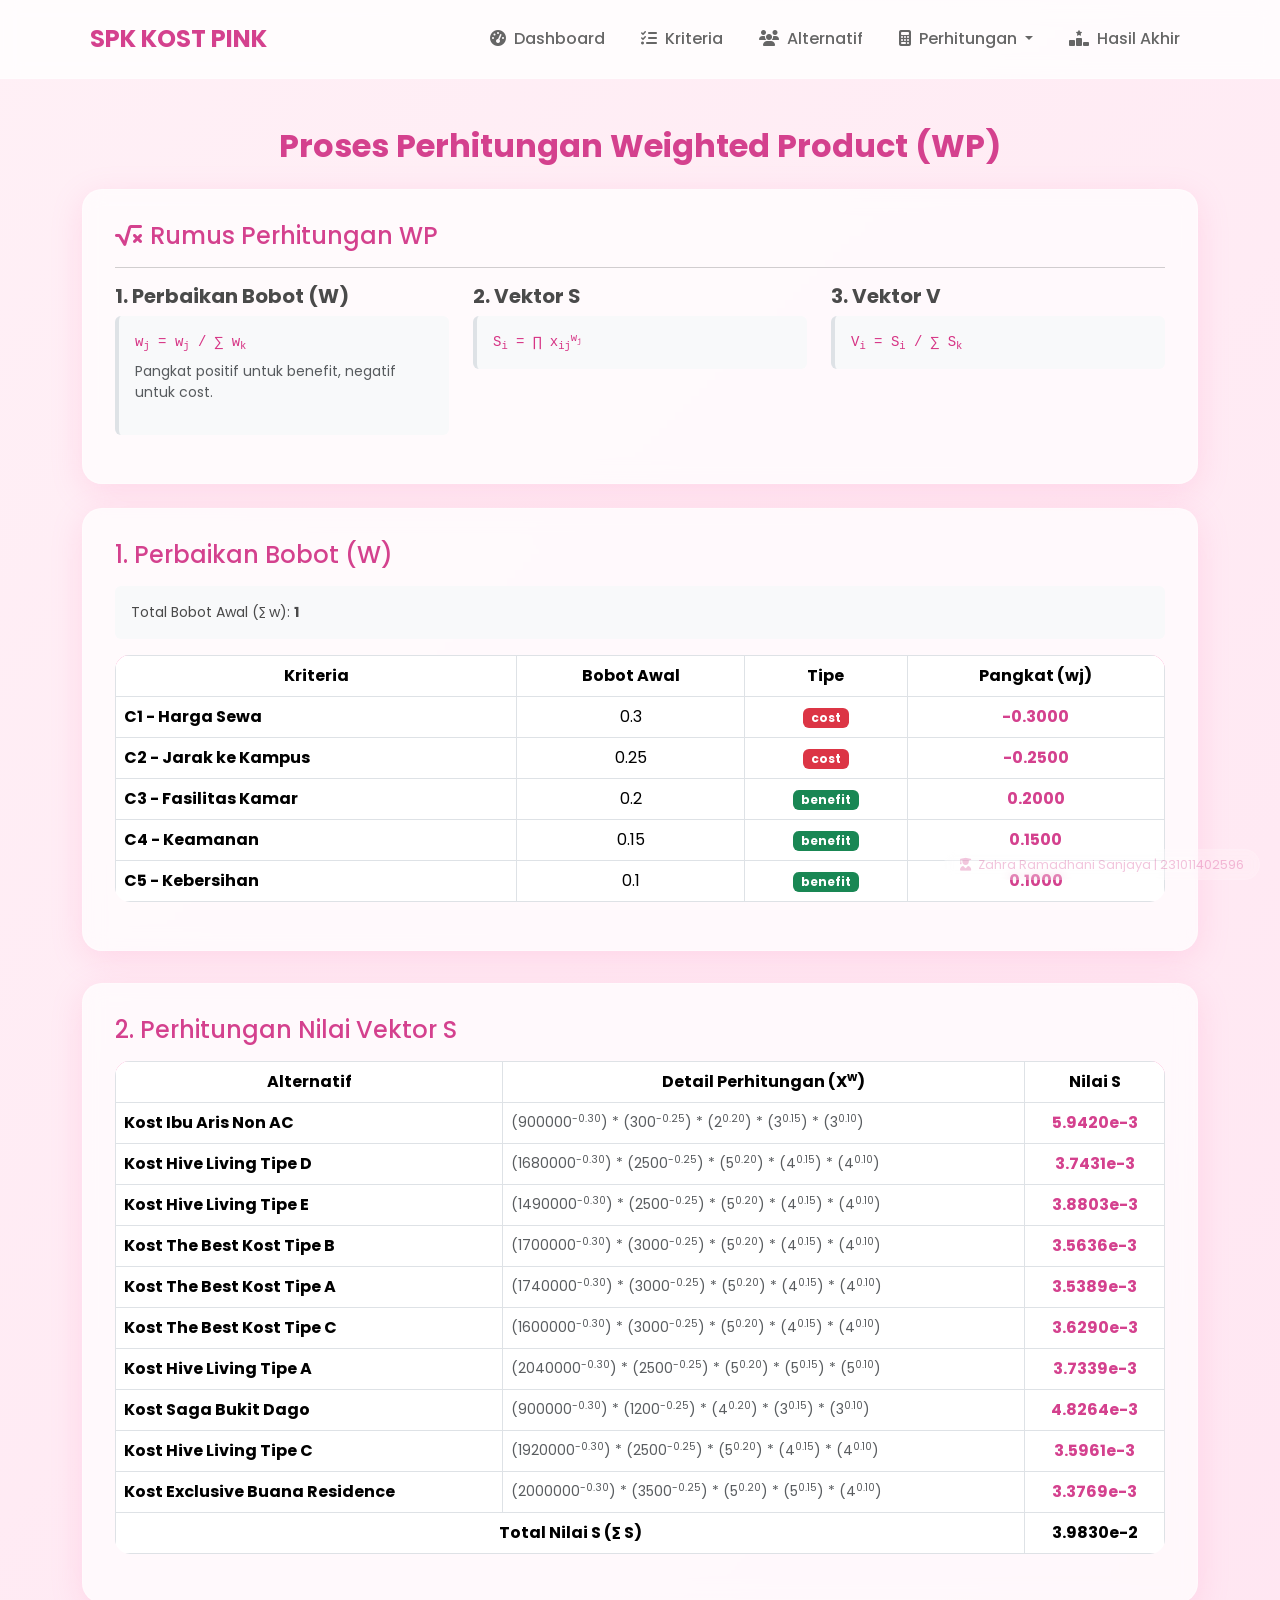
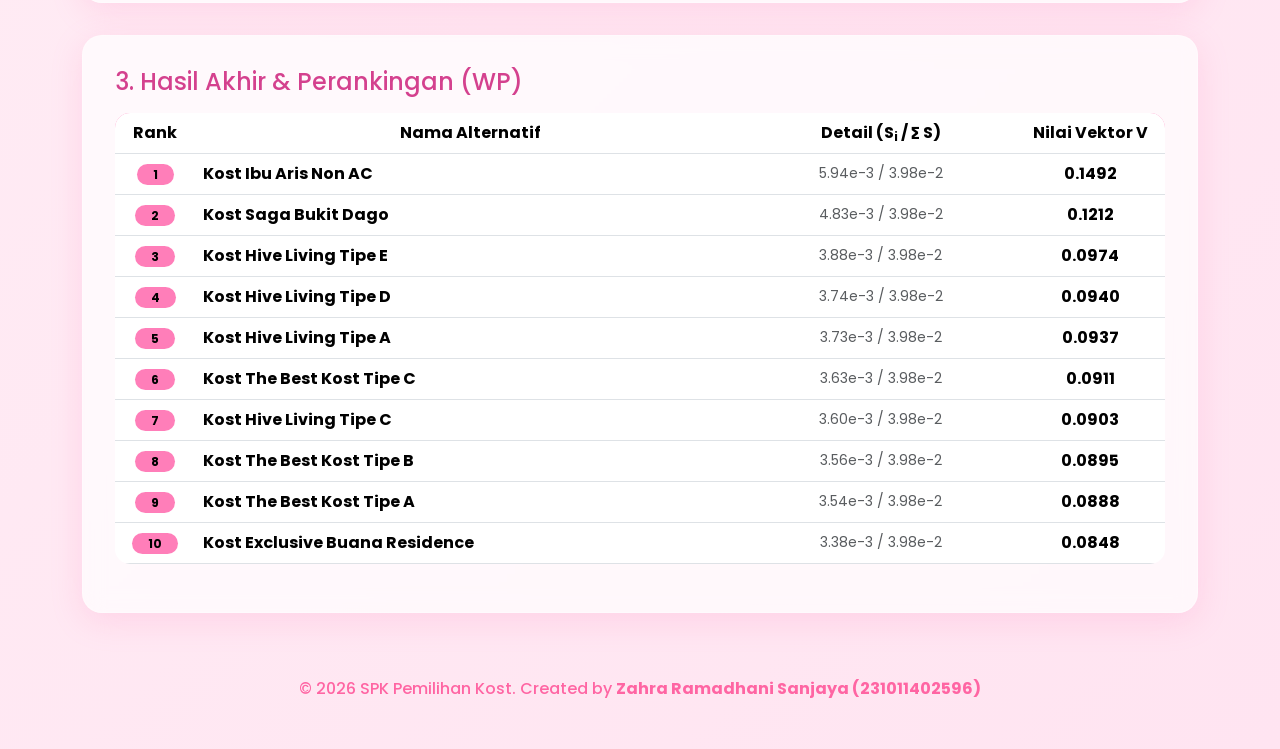
<file: perhitungan_wp.html>
<!DOCTYPE html>
<html lang="id">
<head>
    <meta charset="UTF-8">
    <meta name="viewport" content="width=device-width, initial-scale=1.0">
    <title>Perhitungan WP - SPK Kost</title>
    <link href="https://cdn.jsdelivr.net/npm/bootstrap@5.3.0/dist/css/bootstrap.min.css" rel="stylesheet">
    <link href="https://fonts.googleapis.com/css2?family=Poppins:wght@300;400;500;600;700&display=swap" rel="stylesheet">
    <link rel="stylesheet" href="assets/css/style.css">
    <link rel="stylesheet" href="https://cdnjs.cloudflare.com/ajax/libs/font-awesome/6.4.0/css/all.min.css">
</head>
<body>
    <div id="main-content">
        <div class="row">
            <div class="col-md-12">
                <h2 class="mb-4 text-center text-pink fw-bold">Proses Perhitungan Weighted Product (WP)</h2>

                <!-- Formula Section -->
                <div class="glass-card mb-4">
                    <h4 class="text-pink mb-3"><i class="fas fa-square-root-variable me-2"></i>Rumus Perhitungan WP</h4>
                    <hr>
                    <div class="row">
                        <div class="col-md-4">
                            <h5 class="fw-bold">1. Perbaikan Bobot (W)</h5>
                            <div class="math-box p-3 bg-light rounded mb-3 border-start border-pink border-4">
                                <code class="d-block">w<sub>j</sub> = w<sub>j</sub> / &sum; w<sub>k</sub></code>
                                <p class="small text-muted mt-2">Pangkat positif untuk benefit, negatif untuk cost.</p>
                            </div>
                        </div>
                        <div class="col-md-4">
                            <h5 class="fw-bold">2. Vektor S</h5>
                            <div class="math-box p-3 bg-light rounded mb-3 border-start border-pink border-4">
                                <code class="d-block">S<sub>i</sub> = &prod; x<sub>ij</sub><sup>w<sub>j</sub></sup></code>
                            </div>
                        </div>
                        <div class="col-md-4">
                            <h5 class="fw-bold">3. Vektor V</h5>
                            <div class="math-box p-3 bg-light rounded border-start border-pink border-4">
                                <code class="d-block">V<sub>i</sub> = S<sub>i</sub> / &sum; S<sub>k</sub></code>
                            </div>
                        </div>
                    </div>
                </div>
                
                <!-- Step 1: Weight Normalization -->
                <div class="glass-card">
                    <h4 class="mb-3 text-pink">1. Perbaikan Bobot (W)</h4>
                    <div id="weight-info" class="mb-3 p-3 bg-light rounded small"></div>
                    <div class="table-responsive">
                        <table class="table table-bordered text-center align-middle">
                            <thead class="table-pink">
                                <tr>
                                    <th>Kriteria</th>
                                    <th>Bobot Awal</th>
                                    <th>Tipe</th>
                                    <th>Pangkat (wj)</th>
                                </tr>
                            </thead>
                            <tbody id="body-w"></tbody>
                        </table>
                    </div>
                </div>

                <!-- Step 2: Vector S -->
                <div class="glass-card">
                    <h4 class="mb-3 text-pink">2. Perhitungan Nilai Vektor S</h4>
                    <div class="table-responsive">
                        <table class="table table-bordered text-center align-middle">
                            <thead class="table-pink">
                                <tr>
                                    <th>Alternatif</th>
                                    <th>Detail Perhitungan (X<sup>w</sup>)</th>
                                    <th>Nilai S</th>
                                </tr>
                            </thead>
                            <tbody id="body-s"></tbody>
                            <tfoot>
                                <tr class="table-pink fw-bold">
                                    <td colspan="2">Total Nilai S (&sum; S)</td>
                                    <td id="total-s"></td>
                                </tr>
                            </tfoot>
                        </table>
                    </div>
                </div>

                <!-- Step 3: Vector V & Ranking -->
                <div class="glass-card">
                    <h4 class="mb-3 text-pink">3. Hasil Akhir & Perankingan (WP)</h4>
                    <div class="table-responsive">
                        <table class="table table-hover text-center align-middle">
                            <thead class="bg-pink text-white">
                                <tr>
                                    <th style="width: 80px;">Rank</th>
                                    <th>Nama Alternatif</th>
                                    <th>Detail (S<sub>i</sub> / &sum; S)</th>
                                    <th style="width: 150px;">Nilai Vektor V</th>
                                </tr>
                            </thead>
                            <tbody id="body-v"></tbody>
                        </table>
                    </div>
                </div>
            </div>
        </div>
    </div>

    <script src="https://cdn.jsdelivr.net/npm/bootstrap@5.3.0/dist/js/bootstrap.bundle.min.js"></script>
    <script src="https://code.jquery.com/jquery-3.6.0.min.js"></script>
    <script src="assets/js/data.js"></script>
    <script src="assets/js/layout.js"></script>
    <script>
        document.addEventListener('DOMContentLoaded', () => {
            const result = calculateWP();
            const criteria = DB.getKriteria();
            const totalInitialWeight = criteria.reduce((sum, k) => sum + k.bobot, 0);

            // Weight Info
            document.getElementById('weight-info').innerHTML = `Total Bobot Awal (&sum; w): <strong>${totalInitialWeight}</strong>`;

            // Render Weights
            const bodyW = document.getElementById('body-w');
            result.kriteria_weights.forEach(k => {
                bodyW.innerHTML += `
                    <tr>
                        <td class="text-start"><strong>${k.kode} - ${k.nama}</strong></td>
                        <td>${k.bobot}</td>
                        <td><span class="badge ${k.type === 'benefit' ? 'bg-success' : 'bg-danger'}">${k.type}</span></td>
                        <td class="fw-bold text-pink">${k.w.toFixed(4)}</td>
                    </tr>
                `;
            });

            // Render Vector S
            const bodyS = document.getElementById('body-s');
            result.matrix_s.forEach(s => {
                let calcStr = criteria.map(k => {
                    const val = result.matrix_x[s.id][k.id] || 0;
                    const w = result.kriteria_weights.find(kw => kw.id === k.id).w;
                    return `(${val}<sup>${w.toFixed(2)}</sup>)`;
                }).join(' * ');

                bodyS.innerHTML += `
                    <tr>
                        <td class="text-start"><strong>${s.nama}</strong></td>
                        <td class="small text-muted text-start">${calcStr}</td>
                        <td class="fw-bold text-pink">${s.s.toExponential(4)}</td>
                    </tr>
                `;
            });
            document.getElementById('total-s').innerText = result.total_s.toExponential(4);

            // Render Vector V & Ranking
            const bodyV = document.getElementById('body-v');
            result.ranks.forEach((r, index) => {
                bodyV.innerHTML += `
                    <tr>
                        <td><span class="badge rounded-pill bg-pink px-3">${index + 1}</span></td>
                        <td class="text-start"><strong>${r.nama}</strong></td>
                        <td class="small text-muted">${r.s.toExponential(2)} / ${result.total_s.toExponential(2)}</td>
                        <td class="text-primary-pink fw-bold">${r.v.toFixed(4)}</td>
                    </tr>
                `;
            });
        });
    </script>
</body>
</html>
</file>
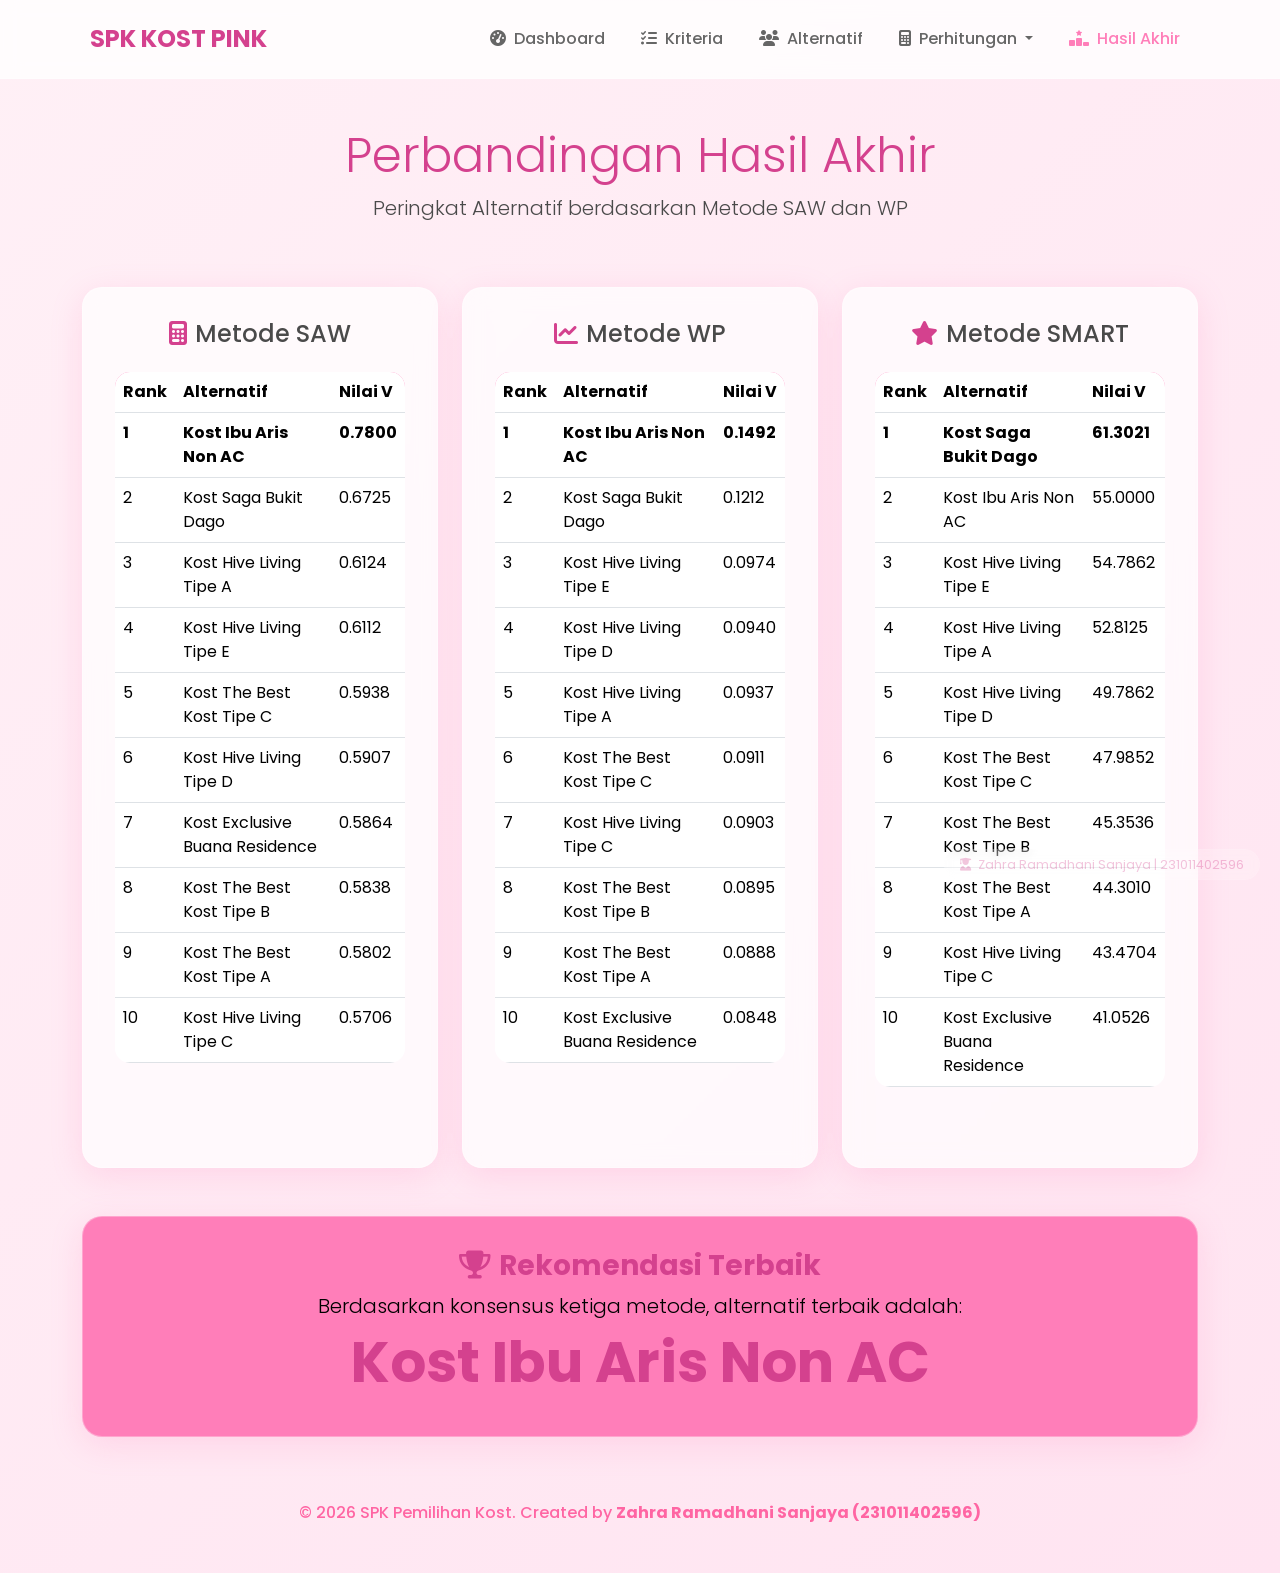
<file: web-spk-static/hasil.html>
<!DOCTYPE html>
<html lang="id">
<head>
    <meta charset="UTF-8">
    <meta name="viewport" content="width=device-width, initial-scale=1.0">
    <title>Hasil Akhir - SPK Kost</title>
    <link href="https://cdn.jsdelivr.net/npm/bootstrap@5.3.0/dist/css/bootstrap.min.css" rel="stylesheet">
    <link href="https://fonts.googleapis.com/css2?family=Poppins:wght@300;400;500;600;700&display=swap" rel="stylesheet">
    <link rel="stylesheet" href="assets/css/style.css">
    <link rel="stylesheet" href="https://cdnjs.cloudflare.com/ajax/libs/font-awesome/6.4.0/css/all.min.css">
</head>
<body>
    <div id="main-content">
        <div class="row">
            <div class="col-md-12 text-center mb-5">
                <h2 class="display-5">Perbandingan Hasil Akhir</h2>
                <p class="lead">Peringkat Alternatif berdasarkan Metode SAW dan WP</p>
            </div>
        </div>

        <div class="row">
            <!-- SAW Results -->
            <div class="col-md-4 mb-4">
                <div class="glass-card h-100">
                    <h4 class="text-center mb-4"><i class="fas fa-calculator me-2 text-pink"></i>Metode SAW</h4>
                    <div class="table-responsive">
                        <table class="table table-hover">
                            <thead class="bg-pink text-white">
                                <tr>
                                    <th>Rank</th>
                                    <th>Alternatif</th>
                                    <th>Nilai V</th>
                                </tr>
                            </thead>
                            <tbody id="body-saw"></tbody>
                        </table>
                    </div>
                </div>
            </div>

            <!-- WP Results -->
            <div class="col-md-4 mb-4">
                <div class="glass-card h-100">
                    <h4 class="text-center mb-4"><i class="fas fa-chart-line me-2 text-pink"></i>Metode WP</h4>
                    <div class="table-responsive">
                        <table class="table table-hover">
                            <thead class="bg-pink text-white">
                                <tr>
                                    <th>Rank</th>
                                    <th>Alternatif</th>
                                    <th>Nilai V</th>
                                </tr>
                            </thead>
                            <tbody id="body-wp"></tbody>
                        </table>
                    </div>
                </div>
            </div>

            <!-- SMART Results -->
            <div class="col-md-4 mb-4">
                <div class="glass-card h-100">
                    <h4 class="text-center mb-4"><i class="fas fa-star me-2 text-pink"></i>Metode SMART</h4>
                    <div class="table-responsive">
                        <table class="table table-hover">
                            <thead class="bg-pink text-white">
                                <tr>
                                    <th>Rank</th>
                                    <th>Alternatif</th>
                                    <th>Nilai V</th>
                                </tr>
                            </thead>
                            <tbody id="body-smart"></tbody>
                        </table>
                    </div>
                </div>
            </div>
        </div>

        <div class="row mt-4">
            <div class="col-md-12">
                <div class="glass-card bg-pink text-white text-center">
                    <h3><i class="fas fa-trophy me-2"></i>Rekomendasi Terbaik</h3>
                    <p class="lead mb-0">Berdasarkan konsensus ketiga metode, alternatif terbaik adalah:</p>
                    <h1 class="display-4 fw-bold mt-2" id="best-alt">-</h1>
                </div>
            </div>
        </div>
    </div>

    <script src="https://cdn.jsdelivr.net/npm/bootstrap@5.3.0/dist/js/bootstrap.bundle.min.js"></script>
    <script src="https://code.jquery.com/jquery-3.6.0.min.js"></script>
    <script src="assets/js/data.js"></script>
    <script src="assets/js/layout.js"></script>
    <script>
        document.addEventListener('DOMContentLoaded', () => {
            const saw = calculateSAW();
            const wp = calculateWP();
            const smart = calculateSMART();

            const bodySaw = document.getElementById('body-saw');
            saw.ranks.forEach((r, index) => {
                bodySaw.innerHTML += `
                    <tr class="${index === 0 ? 'table-pink fw-bold' : ''}">
                        <td>${index + 1}</td>
                        <td>${r.nama}</td>
                        <td>${r.value.toFixed(4)}</td>
                    </tr>
                `;
            });

            const bodyWp = document.getElementById('body-wp');
            wp.ranks.forEach((r, index) => {
                bodyWp.innerHTML += `
                    <tr class="${index === 0 ? 'table-pink fw-bold' : ''}">
                        <td>${index + 1}</td>
                        <td>${r.nama}</td>
                        <td>${r.v.toFixed(4)}</td>
                    </tr>
                `;
            });

            const bodySmart = document.getElementById('body-smart');
            smart.ranks.forEach((r, index) => {
                bodySmart.innerHTML += `
                    <tr class="${index === 0 ? 'table-pink fw-bold' : ''}">
                        <td>${index + 1}</td>
                        <td>${r.nama}</td>
                        <td>${r.value.toFixed(4)}</td>
                    </tr>
                `;
            });

            // Logic for best consensus
            const counts = {};
            [saw.ranks[0], wp.ranks[0], smart.ranks[0]].forEach(r => {
                counts[r.nama] = (counts[r.nama] || 0) + 1;
            });

            let best = Object.entries(counts).sort((a, b) => b[1] - a[1]);
            if (best[0][1] >= 2) {
                document.getElementById('best-alt').innerText = best[0][0];
            } else {
                document.getElementById('best-alt').innerText = "Terdapat Perbedaan Hasil";
                document.getElementById('best-alt').style.fontSize = '2rem';
            }
        });
    </script>
</body>
</html>
</file>
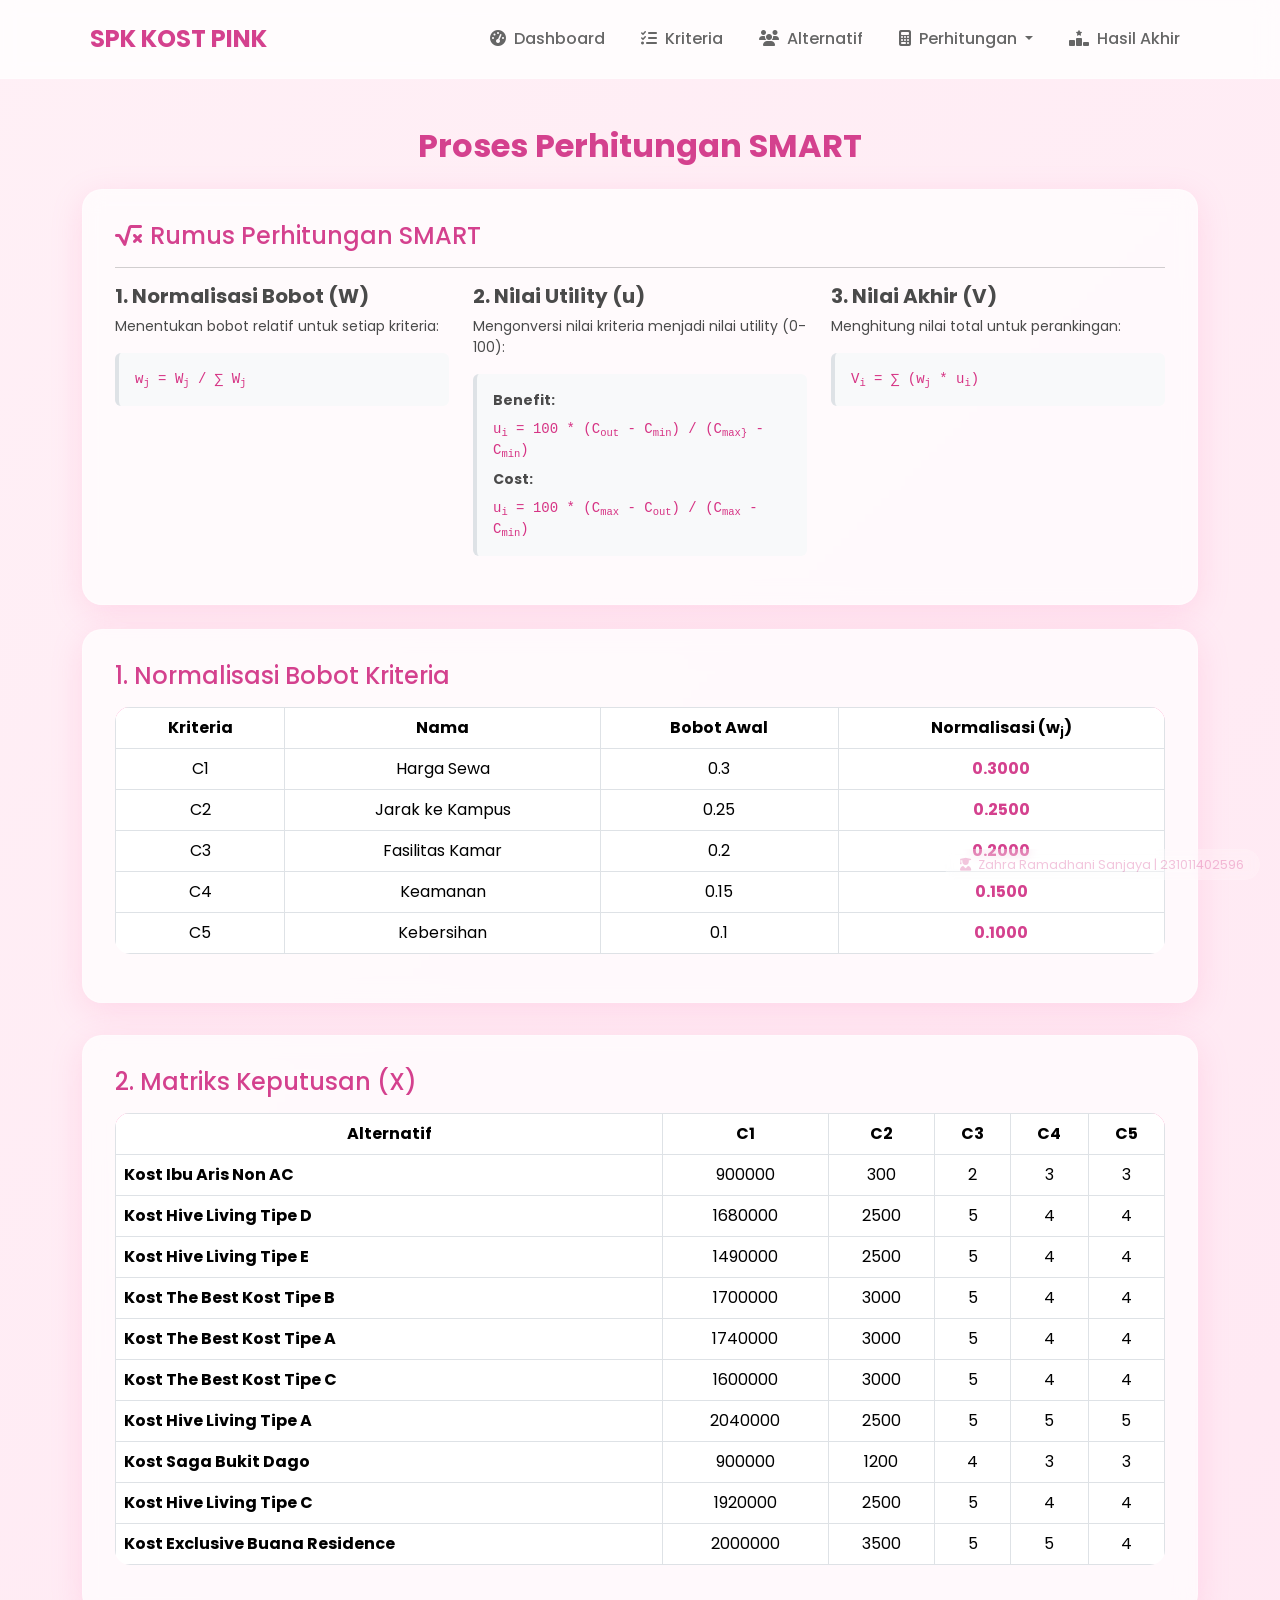
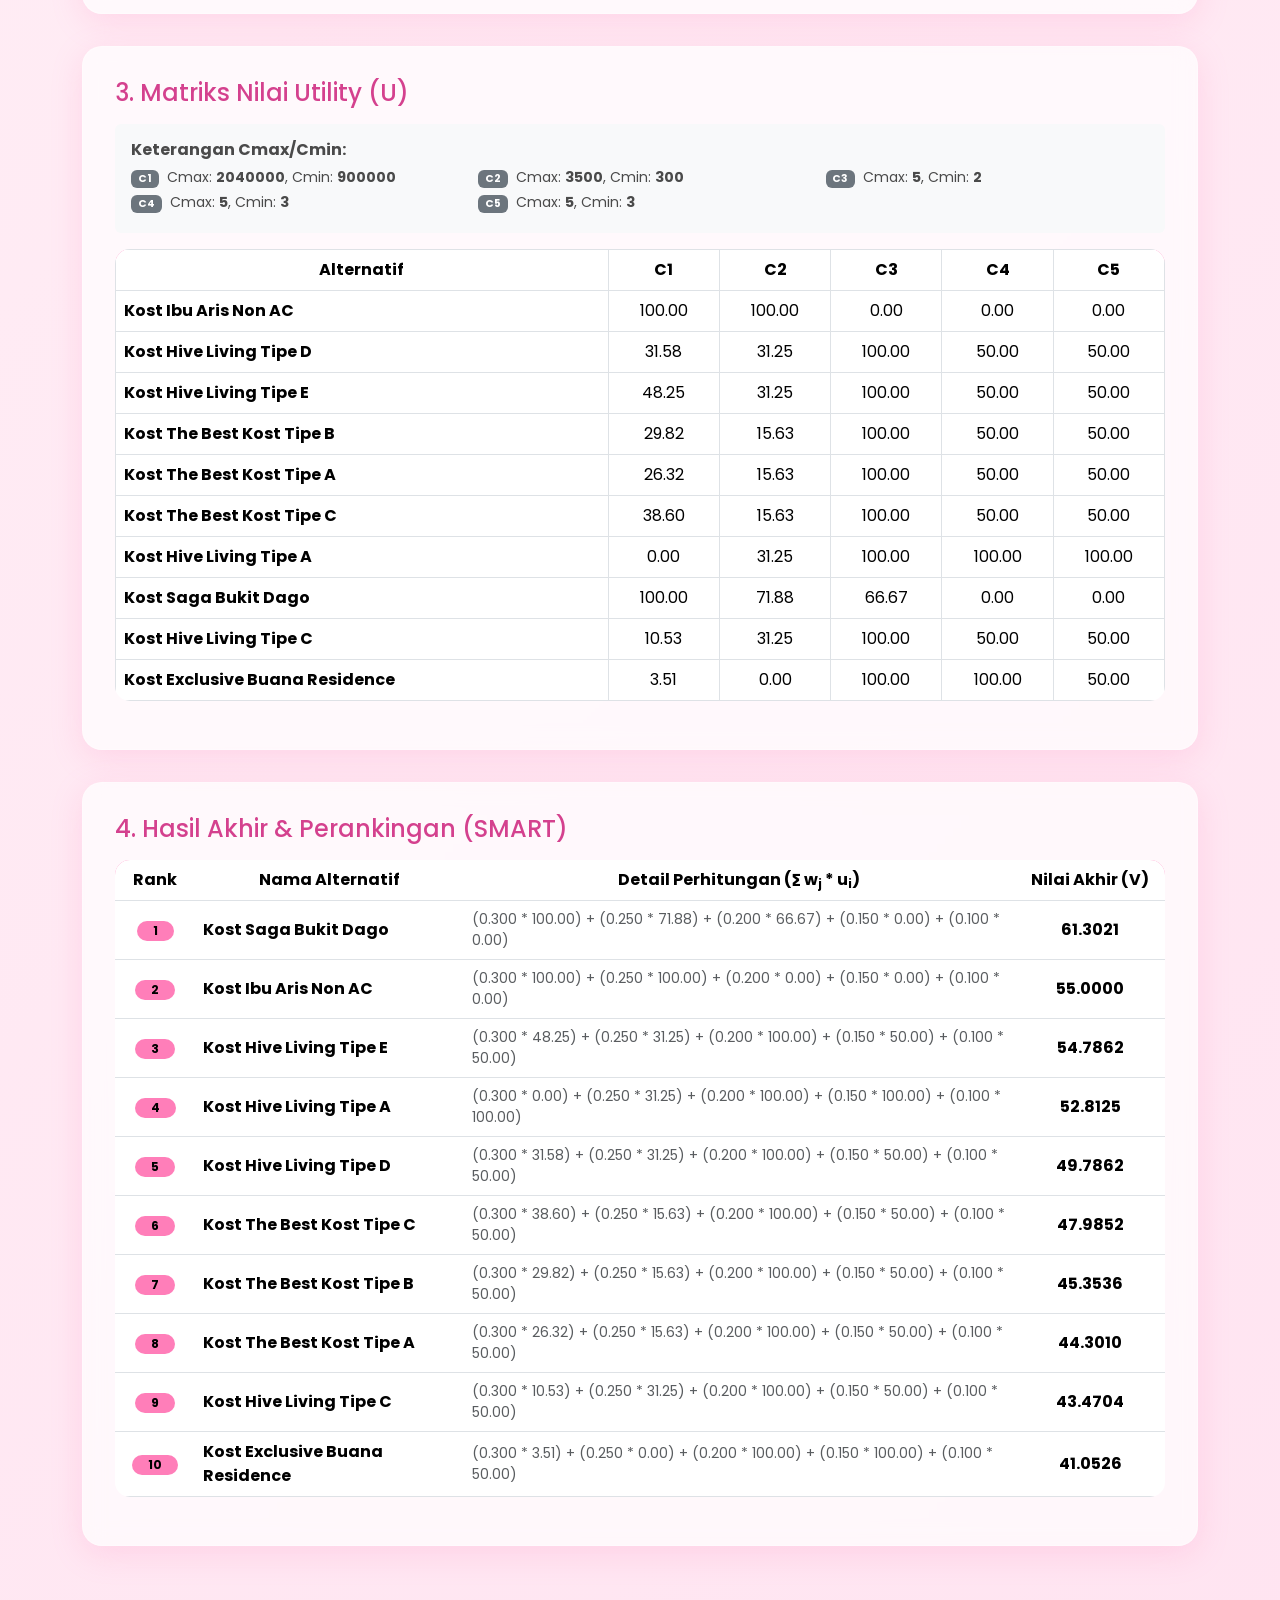
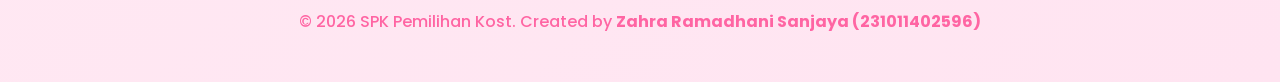
<file: web-spk-static/perhitungan_smart.html>
<!DOCTYPE html>
<html lang="id">
<head>
    <meta charset="UTF-8">
    <meta name="viewport" content="width=device-width, initial-scale=1.0">
    <title>Perhitungan SMART - SPK Kost</title>
    <link href="https://cdn.jsdelivr.net/npm/bootstrap@5.3.0/dist/css/bootstrap.min.css" rel="stylesheet">
    <link href="https://fonts.googleapis.com/css2?family=Poppins:wght@300;400;500;600;700&display=swap" rel="stylesheet">
    <link rel="stylesheet" href="assets/css/style.css">
    <link rel="stylesheet" href="https://cdnjs.cloudflare.com/ajax/libs/font-awesome/6.4.0/css/all.min.css">
</head>
<body>
    <div id="main-content">
        <div class="row">
            <div class="col-md-12">
                <h2 class="mb-4 text-center text-pink fw-bold">Proses Perhitungan SMART</h2>

                <!-- Formula Section -->
                <div class="glass-card mb-4">
                    <h4 class="text-pink mb-3"><i class="fas fa-square-root-variable me-2"></i>Rumus Perhitungan SMART</h4>
                    <hr>
                    <div class="row">
                        <div class="col-md-4">
                            <h5 class="fw-bold">1. Normalisasi Bobot (W)</h5>
                            <p class="small">Menentukan bobot relatif untuk setiap kriteria:</p>
                            <div class="math-box p-3 bg-light rounded mb-3 border-start border-pink border-4">
                                <code class="d-block">w<sub>j</sub> = W<sub>j</sub> / &sum; W<sub>j</sub></code>
                            </div>
                        </div>
                        <div class="col-md-4">
                            <h5 class="fw-bold">2. Nilai Utility (u)</h5>
                            <p class="small">Mengonversi nilai kriteria menjadi nilai utility (0-100):</p>
                            <div class="math-box p-3 bg-light rounded mb-3 border-start border-pink border-4">
                                <p class="mb-2 small"><strong>Benefit:</strong></p>
                                <code class="d-block mb-2">u<sub>i</sub> = 100 * (C<sub>out</sub> - C<sub>min</sub>) / (C<sub>max}</sub> - C<sub>min</sub>)</code>
                                <p class="mb-2 small"><strong>Cost:</strong></p>
                                <code class="d-block">u<sub>i</sub> = 100 * (C<sub>max</sub> - C<sub>out</sub>) / (C<sub>max</sub> - C<sub>min</sub>)</code>
                            </div>
                        </div>
                        <div class="col-md-4">
                            <h5 class="fw-bold">3. Nilai Akhir (V)</h5>
                            <p class="small">Menghitung nilai total untuk perankingan:</p>
                            <div class="math-box p-3 bg-light rounded border-start border-pink border-4">
                                <code class="d-block">V<sub>i</sub> = &sum; (w<sub>j</sub> * u<sub>i</sub>)</code>
                            </div>
                        </div>
                    </div>
                </div>
                
                <!-- Step 1: Weight Normalization -->
                <div class="glass-card">
                    <h4 class="mb-3 text-pink">1. Normalisasi Bobot Kriteria</h4>
                    <div class="table-responsive">
                        <table class="table table-bordered text-center align-middle">
                            <thead class="table-pink">
                                <tr>
                                    <th>Kriteria</th>
                                    <th>Nama</th>
                                    <th>Bobot Awal</th>
                                    <th>Normalisasi (w<sub>j</sub>)</th>
                                </tr>
                            </thead>
                            <tbody id="body-weights"></tbody>
                        </table>
                    </div>
                </div>

                <!-- Step 2: Matrix X -->
                <div class="glass-card">
                    <h4 class="mb-3 text-pink">2. Matriks Keputusan (X)</h4>
                    <div class="table-responsive">
                        <table class="table table-bordered text-center align-middle">
                            <thead class="table-pink">
                                <tr id="header-x"></tr>
                            </thead>
                            <tbody id="body-x"></tbody>
                        </table>
                    </div>
                </div>

                <!-- Step 3: Utility Matrix (U) -->
                <div class="glass-card">
                    <h4 class="mb-3 text-pink">3. Matriks Nilai Utility (U)</h4>
                    <div id="utility-info" class="mb-3 p-3 bg-light rounded small">
                        <h6 class="fw-bold mb-2">Keterangan Cmax/Cmin:</h6>
                        <ul id="crit-info-list" class="mb-0 list-unstyled row"></ul>
                    </div>
                    <div class="table-responsive">
                        <table class="table table-bordered text-center align-middle">
                            <thead class="table-pink">
                                <tr id="header-u"></tr>
                            </thead>
                            <tbody id="body-u"></tbody>
                        </table>
                    </div>
                </div>

                <!-- Step 4: Ranking -->
                <div class="glass-card">
                    <h4 class="mb-3 text-pink">4. Hasil Akhir & Perankingan (SMART)</h4>
                    <div class="table-responsive">
                        <table class="table table-hover text-center align-middle">
                            <thead class="bg-pink text-white">
                                <tr>
                                    <th style="width: 80px;">Rank</th>
                                    <th>Nama Alternatif</th>
                                    <th>Detail Perhitungan (&sum; w<sub>j</sub> * u<sub>i</sub>)</th>
                                    <th style="width: 150px;">Nilai Akhir (V)</th>
                                </tr>
                            </thead>
                            <tbody id="body-rank"></tbody>
                        </table>
                    </div>
                </div>
            </div>
        </div>
    </div>

    <script src="https://cdn.jsdelivr.net/npm/bootstrap@5.3.0/dist/js/bootstrap.bundle.min.js"></script>
    <script src="https://code.jquery.com/jquery-3.6.0.min.js"></script>
    <script src="assets/js/data.js"></script>
    <script src="assets/js/layout.js"></script>
    <script>
        document.addEventListener('DOMContentLoaded', () => {
            const result = calculateSMART();
            const criteria = DB.getKriteria();
            const alternatif = DB.getAlternatif();

            // Render Weight Normalization
            const bodyWeights = document.getElementById('body-weights');
            result.kriteria_normalized.forEach(k => {
                bodyWeights.innerHTML += `
                    <tr>
                        <td>${k.kode}</td>
                        <td>${k.nama}</td>
                        <td>${k.bobot}</td>
                        <td class="fw-bold text-pink">${k.w_norm.toFixed(4)}</td>
                    </tr>
                `;
            });

            // Render Matrix X
            const headerX = document.getElementById('header-x');
            headerX.innerHTML = '<th>Alternatif</th>' + criteria.map(k => `<th>${k.kode}</th>`).join('');
            
            const bodyX = document.getElementById('body-x');
            alternatif.forEach(a => {
                let row = `<tr><td class="text-start"><strong>${a.nama}</strong></td>`;
                criteria.forEach(k => {
                    row += `<td>${result.matrix_x[a.id][k.id] || 0}</td>`;
                });
                row += '</tr>';
                bodyX.innerHTML += row;
            });

            // Utility Info (Max/Min)
            const critInfoList = document.getElementById('crit-info-list');
            criteria.forEach(k => {
                const all_values = Object.values(result.matrix_x).map(row => row[k.id]).filter(v => v !== undefined);
                const max = Math.max(...all_values);
                const min = Math.min(...all_values);
                critInfoList.innerHTML += `
                    <li class="col-md-4 mb-1">
                        <span class="badge bg-secondary me-1">${k.kode}</span>
                        Cmax: <strong>${max}</strong>, Cmin: <strong>${min}</strong>
                    </li>
                `;
            });

            // Render Matrix U
            const headerU = document.getElementById('header-u');
            headerU.innerHTML = '<th>Alternatif</th>' + criteria.map(k => `<th>${k.kode}</th>`).join('');
            
            const bodyU = document.getElementById('body-u');
            alternatif.forEach(a => {
                let row = `<tr><td class="text-start"><strong>${a.nama}</strong></td>`;
                criteria.forEach(k => {
                    const val = result.matrix_u[a.id][k.id] || 0;
                    row += `<td>${val.toFixed(2)}</td>`;
                });
                row += '</tr>';
                bodyU.innerHTML += row;
            });

            // Render Ranks with Detail
            const bodyRank = document.getElementById('body-rank');
            result.ranks.forEach((r, index) => {
                // Construct detail string
                let details = [];
                result.kriteria_normalized.forEach(k => {
                    const u_val = result.matrix_u[r.id][k.id] || 0;
                    details.push(`(${k.w_norm.toFixed(3)} * ${u_val.toFixed(2)})`);
                });
                const detailStr = details.join(' + ');

                bodyRank.innerHTML += `
                    <tr>
                        <td><span class="badge rounded-pill bg-pink px-3">${index + 1}</span></td>
                        <td class="text-start"><strong>${r.nama}</strong></td>
                        <td class="small text-muted text-start">${detailStr}</td>
                        <td class="text-primary-pink fw-bold">${r.value.toFixed(4)}</td>
                    </tr>
                `;
            });
        });
    </script>
</body>
</html>
</file>
<file: assets/css/style.css>
:root {
    --primary-pink: #ff7eb9;
    --secondary-pink: #ff65a3;
    --light-pink: #ffe4f1;
    --dark-pink: #d4418e;
    --bg-pink: #fff0f6;
    --glass-bg: rgba(255, 255, 255, 0.7);
    --glass-border: rgba(255, 255, 255, 0.3);
    --shadow: 0 8px 32px 0 rgba(255, 126, 185, 0.2);
}

body {
    background: linear-gradient(135deg, #fff0f6 0%, #ffe4f1 100%);
    min-height: 100vh;
    font-family: 'Poppins', sans-serif;
    color: #4a4a4a;
}

.glass-card {
    background: var(--glass-bg);
    backdrop-filter: blur(10px);
    -webkit-backdrop-filter: blur(10px);
    border-radius: 20px;
    border: 1px solid var(--glass-border);
    box-shadow: var(--shadow);
    padding: 2rem;
    margin-bottom: 2rem;
    transition: transform 0.3s ease;
}

.glass-card:hover {
    transform: translateY(-5px);
}

.navbar {
    background: rgba(255, 255, 255, 0.8) !important;
    backdrop-filter: blur(10px);
    border-bottom: 1px solid var(--glass-border);
    padding: 1rem 2rem;
}

.navbar-brand {
    font-weight: 700;
    color: var(--dark-pink) !important;
    font-size: 1.5rem;
}

.nav-link {
    color: #666 !important;
    font-weight: 500;
    margin: 0 10px;
    transition: color 0.3s ease;
}

.nav-link:hover, .nav-link.active {
    color: var(--primary-pink) !important;
}

.btn-pink {
    background: linear-gradient(45deg, var(--primary-pink), var(--secondary-pink));
    border: none;
    color: white;
    padding: 0.8rem 1.5rem;
    border-radius: 12px;
    font-weight: 600;
    box-shadow: 0 4px 15px rgba(255, 101, 163, 0.3);
    transition: all 0.3s ease;
}

.btn-pink:hover {
    background: linear-gradient(45deg, var(--secondary-pink), var(--dark-pink));
    color: white;
    transform: scale(1.05);
}

.table {
    background: transparent;
    border-radius: 15px;
    overflow: hidden;
}

.table thead {
    background: var(--primary-pink);
    color: #000;
    font-weight: 700;
}

.table-hover tbody tr:hover {
    background-color: rgba(255, 126, 185, 0.05);
}

h1, h2, h3 {
    color: var(--dark-pink);
    font-weight: 700;
}

.bg-pink {
    background-color: var(--primary-pink) !important;
    color: #000000 !important;
    font-weight: 700 !important;
}

.badge.bg-pink {
    color: #000000 !important;
}

.bg-light-pink {
    background-color: var(--light-pink) !important;
    color: var(--dark-pink) !important;
}

.text-pink {
    color: var(--dark-pink) !important;
}

.badge-pink {
    background-color: var(--light-pink);
    color: var(--dark-pink);
    padding: 0.5rem 1rem;
    border-radius: 10px;
}

.footer {
    padding: 2rem 0;
    text-align: center;
    color: var(--secondary-pink);
    font-weight: 500;
}

.watermark {
    position: fixed;
    bottom: 20px;
    right: 20px;
    opacity: 0.3;
    z-index: 9999;
    pointer-events: none;
    font-size: 0.8rem;
    color: var(--dark-pink);
    background: var(--glass-bg);
    padding: 5px 15px;
    border-radius: 50px;
    border: 1px solid var(--glass-border);
    backdrop-filter: blur(5px);
}
</file>
<file: web-spk-static/assets/css/style.css>
:root {
    --primary-pink: #ff7eb9;
    --secondary-pink: #ff65a3;
    --light-pink: #ffe4f1;
    --dark-pink: #d4418e;
    --bg-pink: #fff0f6;
    --glass-bg: rgba(255, 255, 255, 0.7);
    --glass-border: rgba(255, 255, 255, 0.3);
    --shadow: 0 8px 32px 0 rgba(255, 126, 185, 0.2);
}

body {
    background: linear-gradient(135deg, #fff0f6 0%, #ffe4f1 100%);
    min-height: 100vh;
    font-family: 'Poppins', sans-serif;
    color: #4a4a4a;
}

.glass-card {
    background: var(--glass-bg);
    backdrop-filter: blur(10px);
    -webkit-backdrop-filter: blur(10px);
    border-radius: 20px;
    border: 1px solid var(--glass-border);
    box-shadow: var(--shadow);
    padding: 2rem;
    margin-bottom: 2rem;
    transition: transform 0.3s ease;
}

.glass-card:hover {
    transform: translateY(-5px);
}

.navbar {
    background: rgba(255, 255, 255, 0.8) !important;
    backdrop-filter: blur(10px);
    border-bottom: 1px solid var(--glass-border);
    padding: 1rem 2rem;
}

.navbar-brand {
    font-weight: 700;
    color: var(--dark-pink) !important;
    font-size: 1.5rem;
}

.nav-link {
    color: #666 !important;
    font-weight: 500;
    margin: 0 10px;
    transition: color 0.3s ease;
}

.nav-link:hover, .nav-link.active {
    color: var(--primary-pink) !important;
}

.btn-pink {
    background: linear-gradient(45deg, var(--primary-pink), var(--secondary-pink));
    border: none;
    color: white;
    padding: 0.8rem 1.5rem;
    border-radius: 12px;
    font-weight: 600;
    box-shadow: 0 4px 15px rgba(255, 101, 163, 0.3);
    transition: all 0.3s ease;
}

.btn-pink:hover {
    background: linear-gradient(45deg, var(--secondary-pink), var(--dark-pink));
    color: white;
    transform: scale(1.05);
}

.table {
    background: transparent;
    border-radius: 15px;
    overflow: hidden;
}

.table thead {
    background: var(--primary-pink);
    color: #000;
    font-weight: 700;
}

.table-hover tbody tr:hover {
    background-color: rgba(255, 126, 185, 0.05);
}

h1, h2, h3 {
    color: var(--dark-pink);
    font-weight: 700;
}

.bg-pink {
    background-color: var(--primary-pink) !important;
    color: #000000 !important;
    font-weight: 700 !important;
}

.badge.bg-pink {
    color: #000000 !important;
}

.bg-light-pink {
    background-color: var(--light-pink) !important;
    color: var(--dark-pink) !important;
}

.text-pink {
    color: var(--dark-pink) !important;
}

.badge-pink {
    background-color: var(--light-pink);
    color: var(--dark-pink);
    padding: 0.5rem 1rem;
    border-radius: 10px;
}

.footer {
    padding: 2rem 0;
    text-align: center;
    color: var(--secondary-pink);
    font-weight: 500;
}

.watermark {
    position: fixed;
    bottom: 20px;
    right: 20px;
    opacity: 0.3;
    z-index: 9999;
    pointer-events: none;
    font-size: 0.8rem;
    color: var(--dark-pink);
    background: var(--glass-bg);
    padding: 5px 15px;
    border-radius: 50px;
    border: 1px solid var(--glass-border);
    backdrop-filter: blur(5px);
}
</file>
